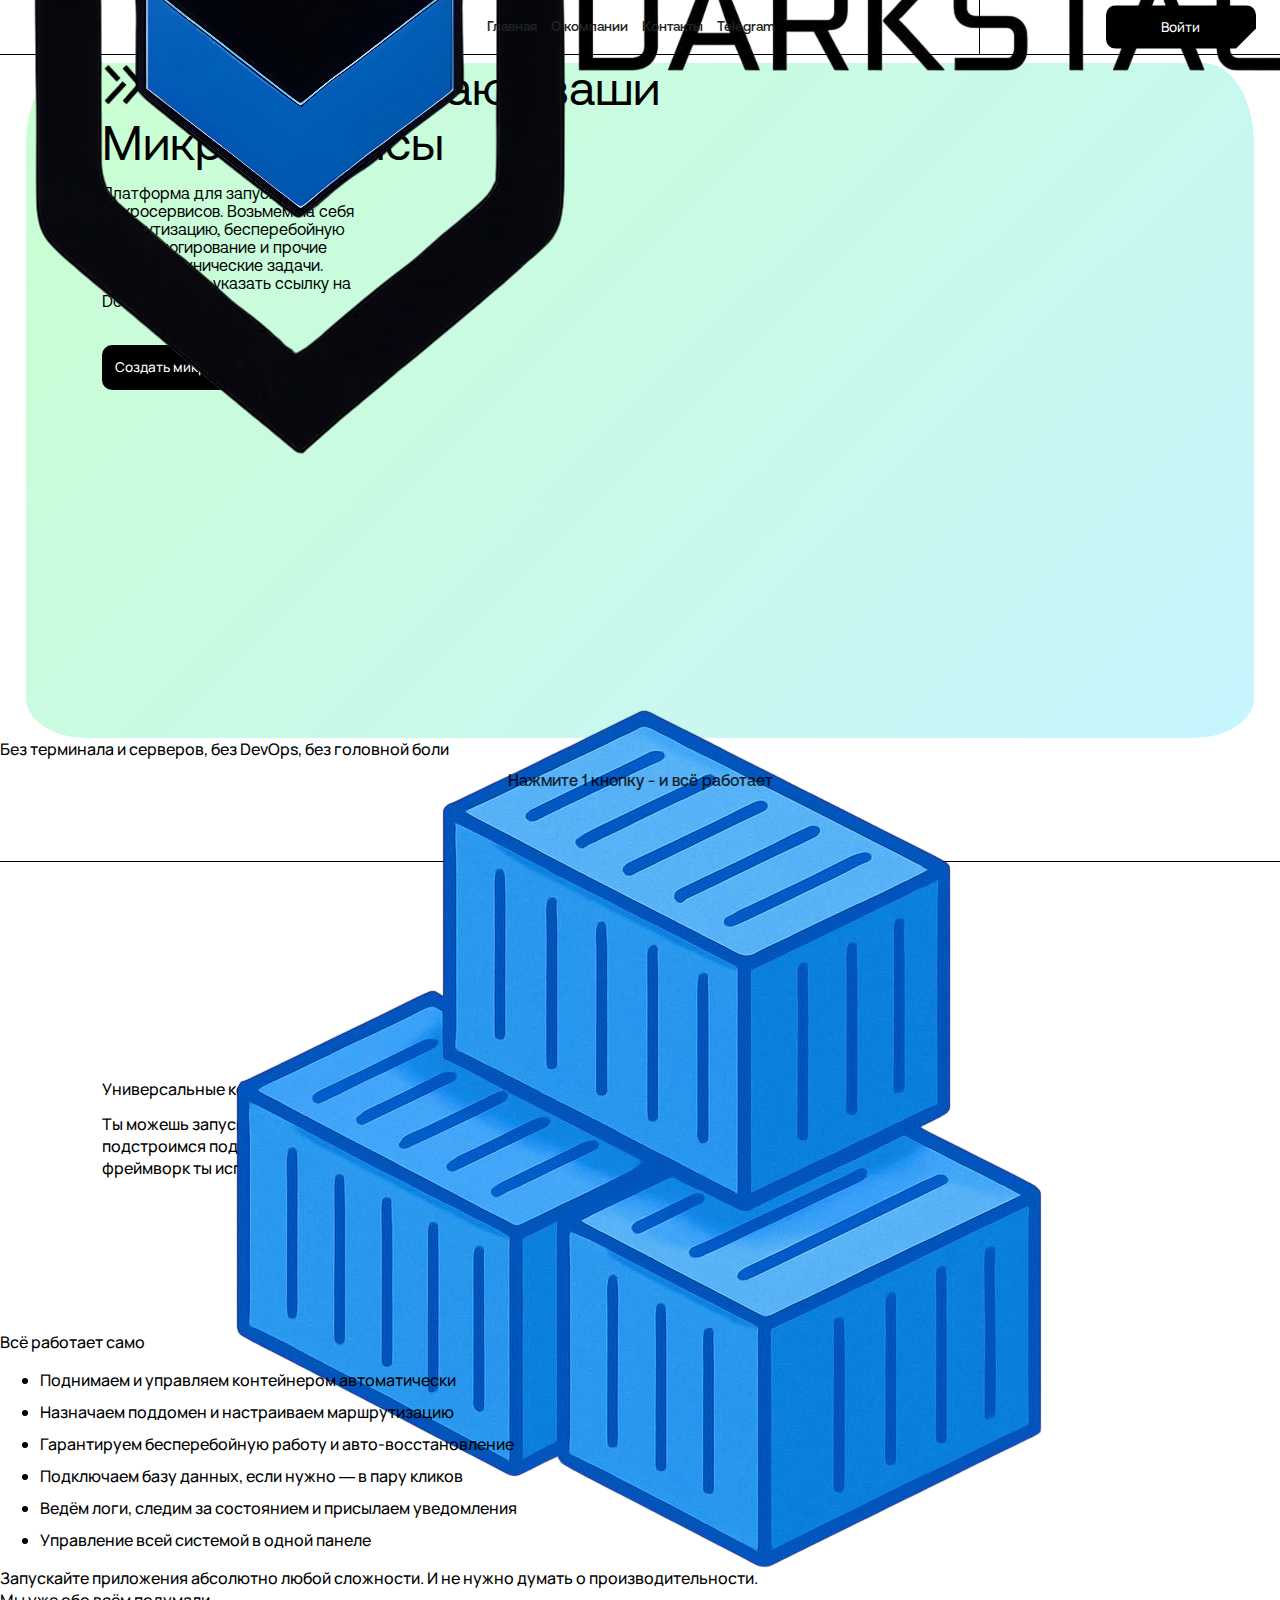
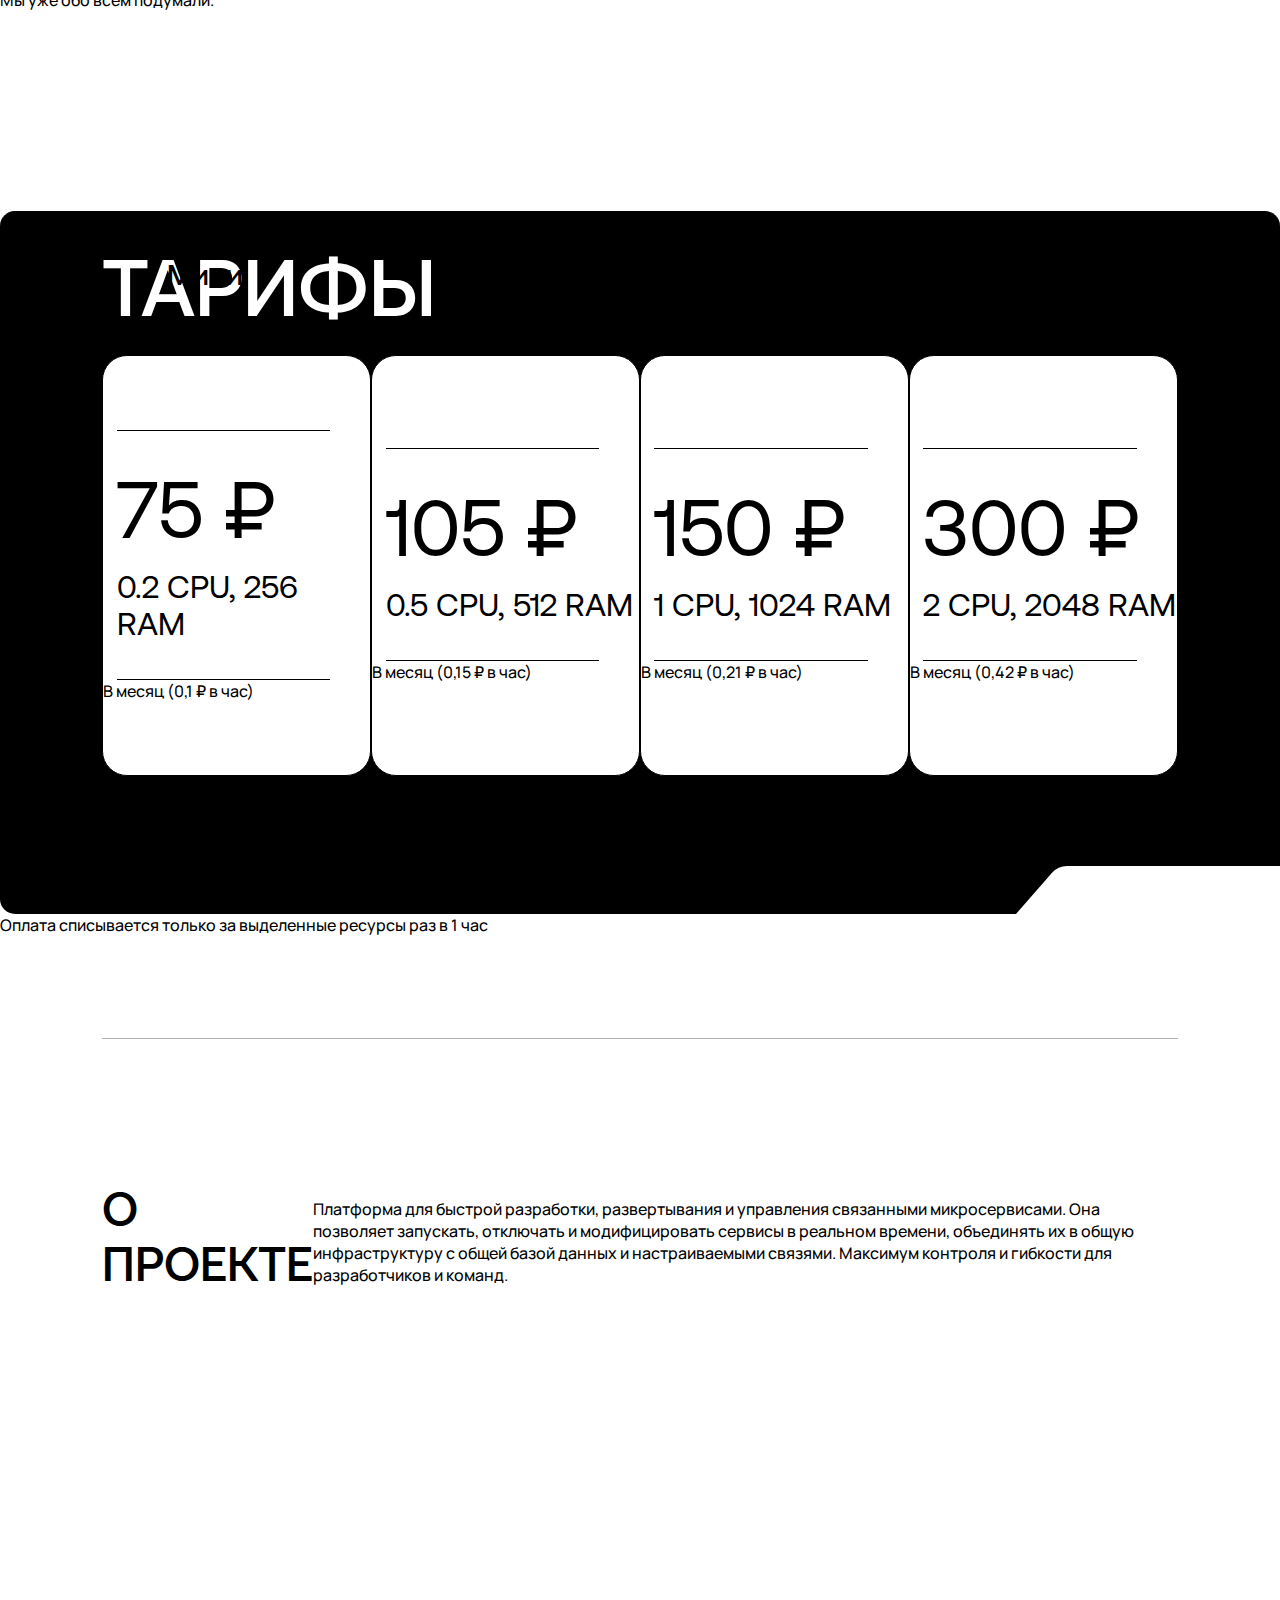
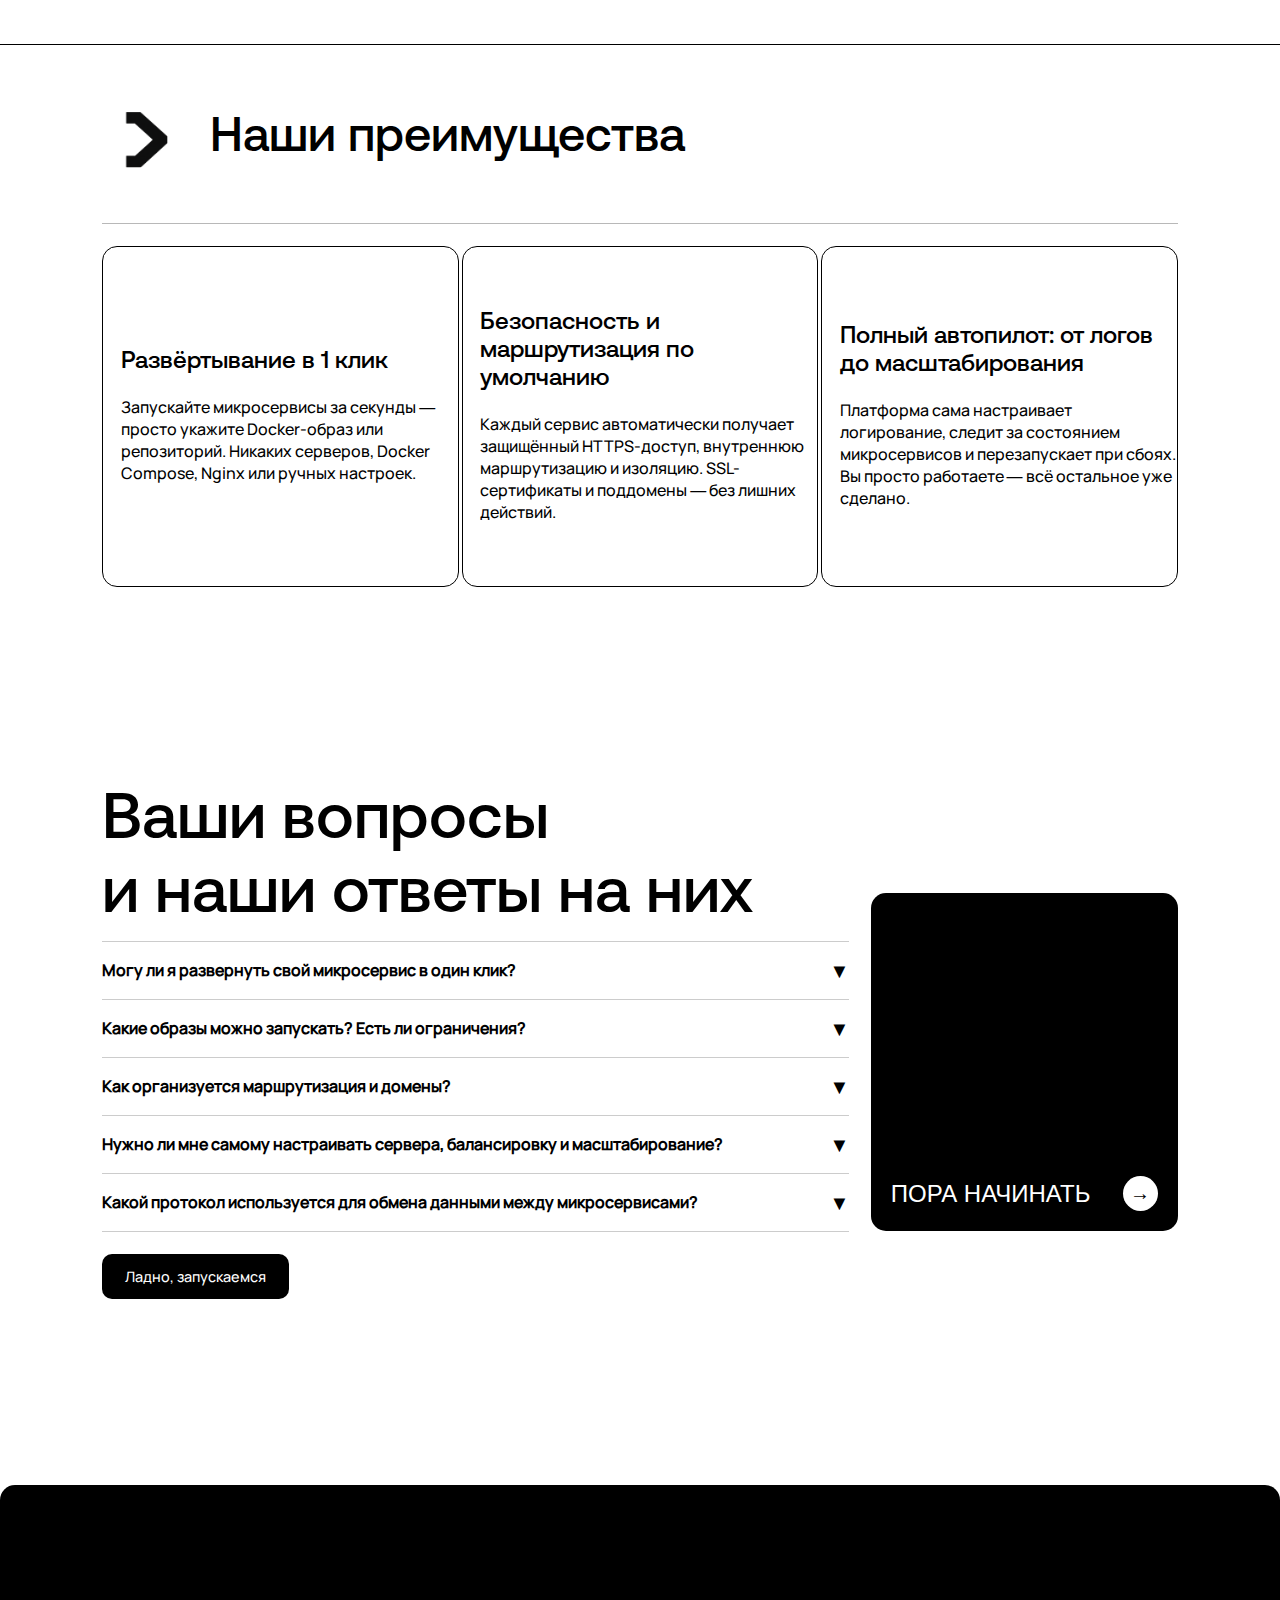
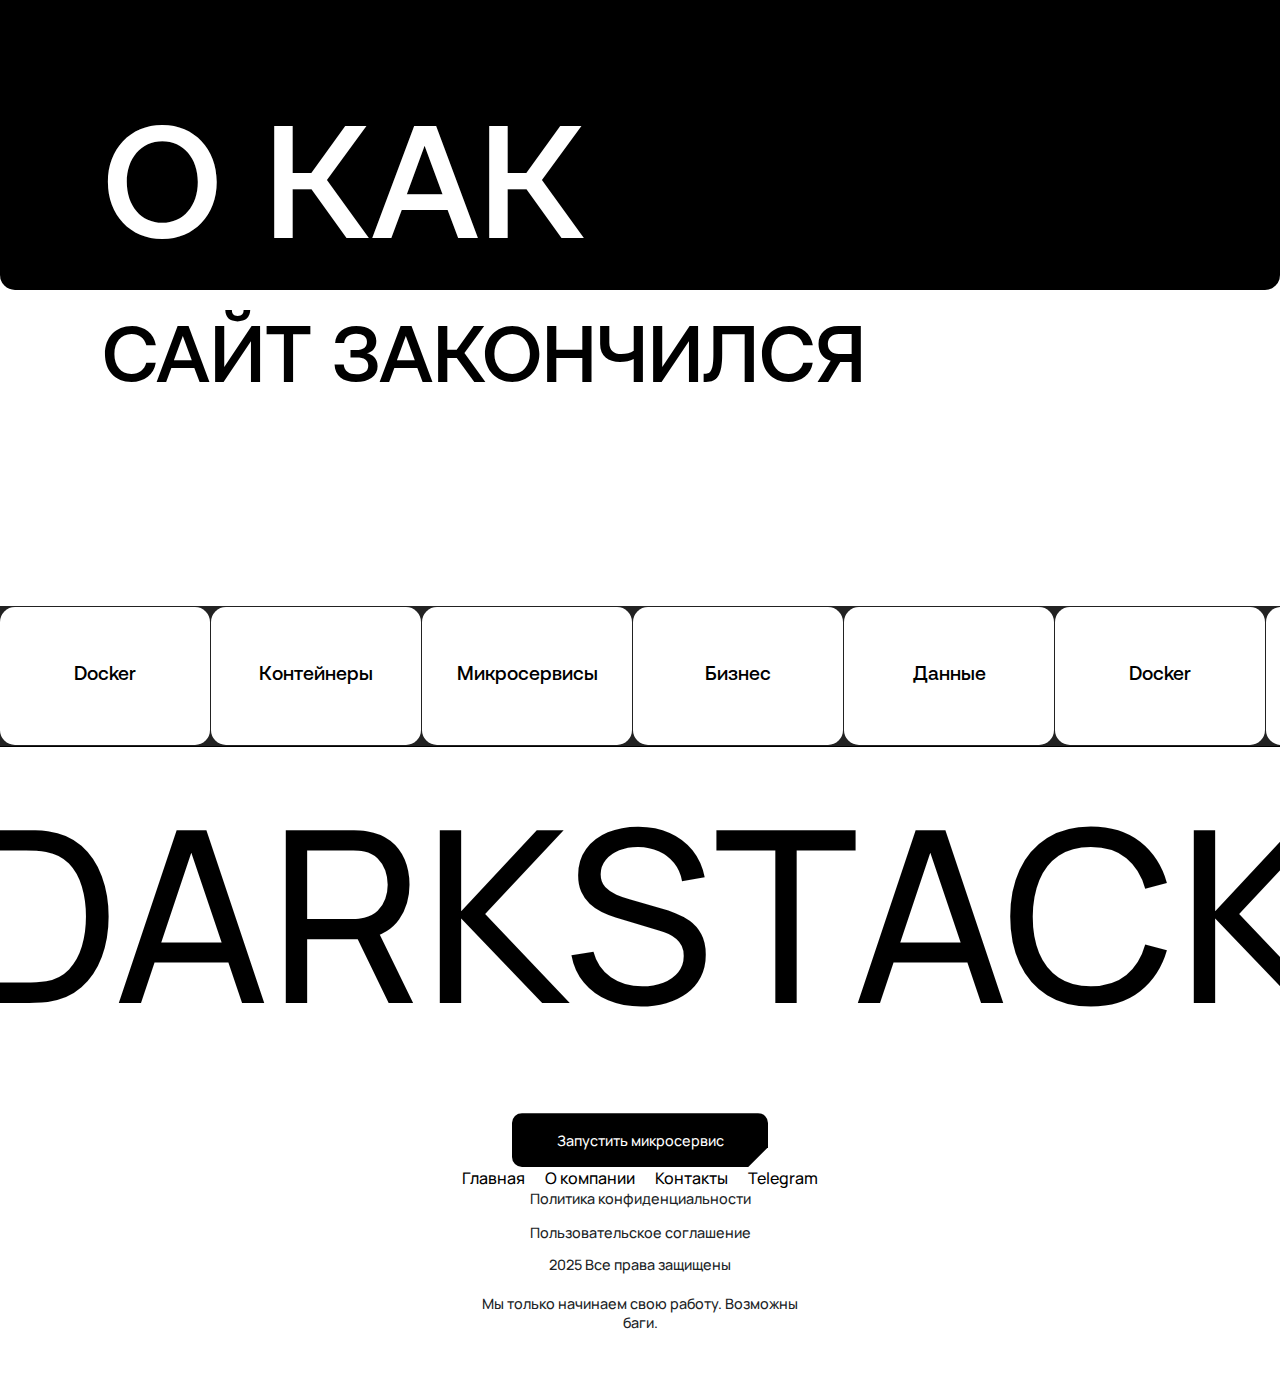
<file: static/index.html>
<!DOCTYPE html>
<html lang="en">
<head>
    <meta charset="UTF-8">
    <meta name="viewport" content="width=device-width, initial-scale=1.0">
    <title>Darkstack | Главная страница</title>
    <link rel="stylesheet" href="/static/css/styles.css">
    <link rel="shortcut icon" href="/static/images/favicon.ico">
    <link rel="stylesheet" href="css/styles.css">
</head>
<body>
    <header>
        <a class="logo" href="">
            <img src="/static/images/logo.png" alt="" class="logo-img">
            <img src="/static/images/logo-text.png" alt=""class="logo-img-text">
        </a>
        <div class="logo-panel">
              <div>Главная</div>
              <div>О компании</div>
              <div>Контакты</div>
              <div>Telegram</div>
        </div>
        <div class="button-logo-container">
            <a class="main-button-logo" href="/login">
              <span style="font-size: 0.85rem;">Войти</span>
            </a>
        </div>
    </header>

    <div class="main-container">
      <div class="curved-section">
        <div class="main-bussines slide-in">
            <div class="microservice-1">
              <img src="/static/images/d2.png" alt="" style="width: 4%;height: auto;margin-right: 1%;min-width: 20px;">
              Здесь работают ваши
            </div>
            <span class="microservice-text">Микросервисы</span>
        </div>
          <div class="microservice-add-text">
            <div class="main-for slide-in">Платформа для запуска микросервисов. Возьмем на себя маршутизацию, бесперебойную работу, логирование и прочие скучные технические задачи. Нужно просто указать ссылку на Docker образ.</div>

            <a href="/login" class="main-button slide-in">Создать микросервис</a>
          </div>
        </div>
        <!-- <div class="block-a"></div> -->
    </div>

    <div class="add-text-to-main" >Без терминала и серверов, без DevOps, без головной боли</div>
    <div style="display: flex;width: 100%;justify-content: center;margin-top: 1%;font-size: 1rem;font-family: AeonikMedium;opacity: 0.8;text-align: center;">Нажмите 1 кнопку - и всё работает</div>

    <div class="text-container">
        <div class="text-1">
            <span class="universal-service">Универсальные контейнеры</span>
            <span class="universal-service-text " style="margin-top: 3%;">Ты можешь запускать любые Docker-образы. Мы подстроимся под них — не важно, какой язык или фреймворк ты используешь.</span></div>
        <div class="text-2">
            <img src="/static/images/main-container.png" alt="" class="img-container">
        </div>
    </div>

    <script>
  window.addEventListener('DOMContentLoaded', () => {
    const elements = document.querySelectorAll('.slide-in');
    elements.forEach((el, i) => {
      setTimeout(() => {
        el.classList.add('visible');
      }, i * 200);
    });
  });
</script>

<div class="all-work-auto-container">
      <div class="all-work-auto-text">Всё работает само</div>
  <div class="all-work-auto-ul">
    <ul>
      <li style="margin-top: 10px;">Поднимаем и управляем контейнером автоматически</li>
      <li style="margin-top: 10px;">Назначаем поддомен и настраиваем маршрутизацию</li>
      <li style="margin-top: 10px;">Гарантируем бесперебойную работу и авто-восстановление</li>
      <li style="margin-top: 10px;">Подключаем базу данных, если нужно — в пару кликов</li>
      <li style="margin-top: 10px;">Ведём логи, следим за состоянием и присылаем уведомления</li>
      <li style="margin-top: 10px;">Управление всей системой в одной панеле</li>
    </ul>

  </div>
  
</div>

<div class="do-not-think">Запускайте приложения абсолютно любой сложности. И не нужно думать о производительности.</div>
<div class="do-not-think-mini">Мы уже обо всём подумали.</div>
   

<div class="status-container">
        <div class="status-text">ТАРИФЫ</div>
        <div class="status-data">
            <div class="status-a">
              <div style="display: flex;margin-left: 5%;font-size: 1.8rem;position: absolute;top: 7%;font-family: AeonikMedium">Мини</div>
              <div style="height: 1px;display: flex;width: 80%;margin-left: 5%;border-top: 1px solid #000;margin-bottom: 12%;"></div>
              <div class="a-text">75 ₽</span></div>
              <div class="a-description">0.2 CPU, 256 RAM</div>
              <div style="height: 1px;display: flex;width: 80%;margin-left: 5%;border-bottom: 1px solid #000;margin-top: 12%;"></div>
              <div class="month-hour-pay">В месяц (0,1 ₽ в час)</div>
            </div>
            <div class="status-a">
              <div style="display: flex;margin-left: 5%;font-size: 1.8rem;position: absolute;top: 7%;font-family: AeonikMedium">Стандартный</div>
              <div style="height: 1px;display: flex;width: 80%;margin-left: 5%;border-top: 1px solid #000;margin-bottom: 12%;"></div>
              <div class="a-text">105 ₽</div>
              <div class="a-description">0.5 CPU, 512 RAM</div>
              <div style="height: 1px;display: flex;width: 80%;margin-left: 5%;border-bottom: 1px solid #000;margin-top: 12%;"></div>
              <div class="month-hour-pay">В месяц (0,15 ₽ в час)</div>
            </div>
            <div class="status-a">
              <div style="display: flex;margin-left: 5%;font-size: 1.8rem;position: absolute;top: 7%;font-family: AeonikMedium">Мощный</div>
              <div style="height: 1px;display: flex;width: 80%;margin-left: 5%;border-top: 1px solid #000;margin-bottom: 12%;"></div>
              <div class="a-text">150 ₽</div>
              <div class="a-description">1 CPU, 1024 RAM</div>
              <div style="height: 1px;display: flex;width: 80%;margin-left: 5%;border-bottom: 1px solid #000;margin-top: 12%;"></div>
              <div class="month-hour-pay">В месяц (0,21 ₽ в час)</div>
            </div>
             <div class="status-a">
              <div style="display: flex;margin-left: 5%;font-size: 1.8rem;position: absolute;top: 7%;font-family: AeonikMedium">Премиум</div>
              <div style="height: 1px;display: flex;width: 80%;margin-left: 5%;border-top: 1px solid #000;margin-bottom: 12%;"></div>
              <div class="a-text">300 ₽</div>
              <div class="a-description">2 CPU, 2048 RAM</div>
              <div style="height: 1px;display: flex;width: 80%;margin-left: 5%;border-bottom: 1px solid #000;margin-top: 12%;"></div>
              <div class="month-hour-pay">В месяц (0,42 ₽ в час)</div>
            </div>
        </div>
        
        <div class="r">

        </div>
    </div>

    <div class="pay-by-hour">Оплата списывается только за выделенные ресурсы раз в 1 час</div>

    <div class="project-container">
      <div style="font-family: Aeonik;font-size: 3rem;font-family: AeonikMedium;">О ПРОЕКТЕ</div>
      <div class="project-text ">Платформа для быстрой разработки, развертывания и управления связанными микросервисами. Она позволяет запускать, отключать и модифицировать сервисы в реальном времени, объединять их в общую инфраструктуру с общей базой данных и настраиваемыми связями. Максимум контроля и гибкости для разработчиков и команд.</div>
    </div>

    <div class="pluses">
      <div class="text-p-container">
        <img src="/static/images/p-module.png" alt="" style="width: 10%;height: auto;">
        <div>Наши преимущества</div>
      </div>
      <div class="data-blocks-p">
        <div class="data-block-p">
          <!-- <div style="font-family: AeonikMedium;font-size: 1.5rem;margin-left: 5%;">🚀 Развёртывание в 1 клик</div> -->
          <div style="font-family: AeonikMedium;font-size: 1.5rem;margin-left: 5%;">Развёртывание в 1 клик</div>
          <div style="margin-left: 5%;">Запускайте микросервисы за секунды — просто укажите Docker-образ или репозиторий. Никаких серверов, Docker Compose, Nginx или ручных настроек.</div>
        </div>
        <div class="data-block-p">
           <!-- <div style="font-family: AeonikMedium;font-size: 1.5rem;margin-left: 5%;">🔒 Безопасность и маршрутизация по умолчанию</div> -->
           <div style="font-family: AeonikMedium;font-size: 1.5rem;margin-left: 5%;">Безопасность и маршрутизация по умолчанию</div>
          <div style="margin-left: 5%;">Каждый сервис автоматически получает защищённый HTTPS-доступ, внутреннюю маршрутизацию и изоляцию. SSL-сертификаты и поддомены — без лишних действий.</div>
        </div>
        <div class="data-block-p">
           <!-- <div style="font-family: AeonikMedium;font-size: 1.5rem;margin-left: 5%;">⚙️ Полный автопилот: от логов до масштабирования</div> -->
           <div style="font-family: AeonikMedium;font-size: 1.5rem;margin-left: 5%;">Полный автопилот: от логов до масштабирования</div>
          <div style="margin-left: 5%;">Платформа сама настраивает логирование, следит за состоянием микросервисов и перезапускает при сбоях. Вы просто работаете — всё остальное уже сделано.</div>
        </div>
      </div>
  </div>

    <div class="faq-container">
    <div class="faq">
    <div class="faq-text">Ваши вопросы<br>и наши ответы на них</div>
    <div class="faq-item" style="border-top: 1px solid #ccc;margin-top: 1%;">
      <div class="faq-question">
        Могу ли я развернуть свой микросервис в один клик?
        <span class="arrow">&#9660;</span>
      </div>
      <div class="faq-answer">
        Да! Вы просто указываете ссылку на репозиторий или Docker-образ — наша система сама разворачивает микросервис, настраивает маршрут, логирование, ресурсы и DNS. Всё происходит автоматически, без ручной настройки серверов.
      </div>
    </div>

    <div class="faq-item">
      <div class="faq-question">
        Какие образы можно запускать? Есть ли ограничения?
        <span class="arrow">&#9660;</span>
      </div>
      <div class="faq-answer">
       Вы можете запускать любой Docker-образ — на любом языке, с любыми зависимостями. Мы автоматически поднимаем контейнер, следим за его работой, логами и маршрутизацией.
      </div>
    </div>

    <div class="faq-item">
      <div class="faq-question">
        Как организуется маршрутизация и домены?
        <span class="arrow">&#9660;</span>
      </div>
      <div class="faq-answer">
        Каждый микросервис получает уникальный поддомен, маршруты настраиваются автоматически. Можно подключить свой домен. IPv4 и сложные настройки DNS — не требуются, всё работает "из коробки" через нашу DNS-инфраструктуру.
      </div>
    </div>

    <div class="faq-item">
      <div class="faq-question">
        Нужно ли мне самому настраивать сервера, балансировку и масштабирование?
        <span class="arrow">&#9660;</span>
      </div>
      <div class="faq-answer">
        Нет! Наша платформа полностью берёт на себя управление серверами, балансировку нагрузки и масштабирование микросервисов. Вы просто загружаете свой сервис — и он начинает работать.
      </div>
    </div>

    <div class="faq-item">
      <div class="faq-question">
        Какой протокол используется для обмена данными между микросервисами?
        <span class="arrow">&#9660;</span>
      </div>
      <div class="faq-answer">
        Все микросервисы внутри платформы свободно обмениваются данными по внутренней сети через любые нужные вам протоколы (HTTP, gRPC, WebSocket и т.д.).
        Доступ извне возможен только через HTTPS — с автоматической настройкой SSL.
      </div>
    </div>
    <a href="/login" class="main-button-faq">Ладно, запускаемся</a>
  </div>
  <div class="faq-image">
    <div style="display: flex;align-items: center;justify-content: space-between;width: 100%;">
    <span class="start-text">ПОРА НАЧИНАТЬ</span>
    <div class="circle-arrow">
      <span class="arrow">→</span>
    </div>
    </div>
  </div>
  </div>

     <script>
    document.querySelectorAll('.faq-question').forEach(question => {
      question.addEventListener('click', () => {
        const item = question.parentElement;

        if (item.classList.contains('active')) {
          item.classList.remove('active');
        } else {
          document.querySelectorAll('.faq-item').forEach(i => i.classList.remove('active'));
          item.classList.add('active');
        }
      });
    });
  </script>

  <div class="end-o-kak">
    О КАК
  </div>
  <div class="end-o-kak2">
    САЙТ ЗАКОНЧИЛСЯ

  </div>

<div class="marquee-container">
  <div class="marquee-track" id="marquee">
    <div class="block">Docker</div>
    <div class="block">Контейнеры</div>
    <div class="block">Микросервисы</div>
    <div class="block">Бизнес</div>
    <div class="block">Данные</div>
  </div>
</div>


<script>
  const marquee = document.getElementById('marquee');
  const originalBlocks = ['Docker', 'Контейнеры', 'Микросервисы', 'Бизнес', 'Данные'];

  // Заполнение бегущей строки
  function fillMarquee() {
    const containerWidth = window.innerWidth;
    const track = marquee;
    const block = track.children[0];
    const blockWidth = block.offsetWidth + 20; // включая margin
    const visibleCount = Math.ceil(containerWidth / blockWidth);

    // Очищаем, но сохраняем оригинальные блоки
    track.innerHTML = '';
    originalBlocks.forEach(text => {
      const div = document.createElement('div');
      div.className = 'block';
      div.textContent = text;
      track.appendChild(div);
    });

    // Дублируем блоки для бесшовной анимации
    while (track.children.length < visibleCount * 2) {
      originalBlocks.forEach(text => {
        const clone = document.createElement('div');
        clone.className = 'block';
        clone.textContent = text;
        track.appendChild(clone);
      });
    }

    // Устанавливаем длительность анимации
    const totalWidth = track.offsetWidth;
    const speed = 60; // пикселей в секунду
    const duration = totalWidth / speed;
    track.style.animationDuration = `${duration}s`;
  }

  // Инициализация при загрузке
  fillMarquee();

  // Обработка ресайза
  window.addEventListener('resize', () => {
    fillMarquee();
  });

  // Перезапуск при скролле, если элементы в зоне видимости
  window.addEventListener('scroll', () => {
    const rect = marquee.getBoundingClientRect();
    if (rect.top >= 0 && rect.bottom <= window.innerHeight) {
      fillMarquee(); // Пересчитываем только если marquee в зоне видимости
    }
  });
</script>

        <div class="end">
        <div class="end-text">DARKSTACK</div>
        <div class="end-button-container">
            <a href="/login" class="end-button">Запустить микросервис</a>
        </div>
        <div class="end-buttons-container" style="gap: 20px;">
            <!-- <div class="end-buttons2"> -->
                <div>Главная</div>
                <div>О компании</div>
                <div>Контакты</div>
                <div>Telegram</div>
            <!-- </div> -->
        </div>

        <div class="end-buttons-container" style="flex-direction: column;">

              <a style="font-size: 0.9rem;cursor: pointer;color: #202325;" href="/data_policy">Политика конфиденциальности</a>
              <a style="font-size: 0.9rem;margin-top: 15px;cursor: pointer;color: #202325;" href="/user_agreement">Пользовательское соглашение</a>

            <div class="end-buttons3">
                2025 Все права защищены
            </div>
            <div class="end-buttons3" style="text-align: center;margin-top: 0;">
              Мы только начинаем свою работу. Возможны баги.
          </div>
        </div>
    </div>

<!-- 
    <script>
  let scrollTarget = 0;
  let currentScroll = 0;
  let isScrolling = false;

  window.addEventListener('wheel', (e) => {
    scrollTarget += e.deltaY;
    scrollTarget = Math.max(0, Math.min(scrollTarget, document.body.scrollHeight - window.innerHeight));

    if (!isScrolling) requestAnimationFrame(smoothScroll);
    isScrolling = true;

    e.preventDefault();
  }, { passive: false });

  function smoothScroll() {
    currentScroll += (scrollTarget - currentScroll) * 0.1;

    window.scrollTo(0, currentScroll);

    if (Math.abs(scrollTarget - currentScroll) > 0.5) {
      requestAnimationFrame(smoothScroll);
    } else {
      isScrolling = false;
    }
  }
</script> -->
</body>
</html>

<!-- Timefui.com .cloud  -->
 <!-- Darkserive.cloud darkservice.com -->
  <!-- darkstack.tech .com .ru -->
</file>
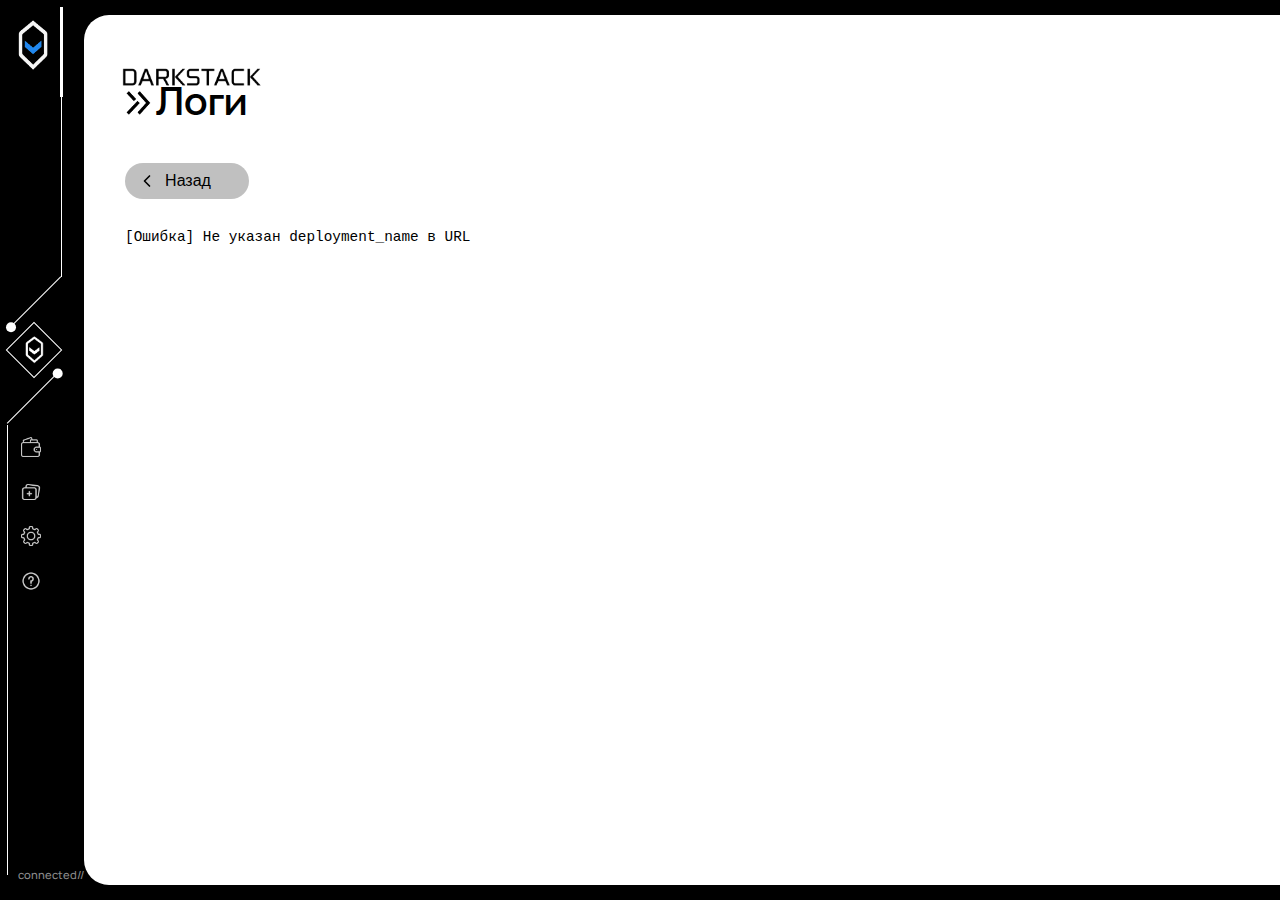
<file: static/dashboard_logs.html>
<!DOCTYPE html>
<html lang="en">
<head>
    <meta charset="UTF-8">
    <meta name="viewport" content="width=device-width, initial-scale=1.0">
    <title>Панель управления Darkstack</title>
    <link rel="stylesheet" href="/static/css/styles.css">
    <link rel="shortcut icon" href="/static/images/favicon.ico">
    <link rel="stylesheet" href="css/styles.css">
</head>
<body>
    <style>
        
.container {
  max-width: 440px;
  width: 100%;
  height: 600px; /* Фиксированная высота */
  overflow: hidden; /* Скрываем всё, что выходит за рамки */
  border: 1px solid #000;
  padding: 3% 2%;
  border-radius: 25px;
  box-sizing: border-box;
}

.form-section {
  height: 100%;
  overflow-y: auto; /* Прокрутка, если контента больше */
}

.balance123 {
  display: flex;
  align-items: center;
  margin-bottom: 1rem;
  font-family: AeonikMedium;
}

.balance-text {
    font-size: 2rem;
}

.balance .icon {
  font-size: 2rem;
  margin-right: 0.5rem;
}

.menu {
  display: flex;
  gap: 2rem;
  flex-wrap: wrap;
  margin-bottom: 1.5rem;
}

.menu a {
  color: #2e2e2e;
  text-decoration: none;
  font-size: 0.95rem;
}

.menu a.active {
  color: #000000;
  font-weight: bold;
  border-bottom: 2px solid #000000;
}

.form {
  background-color: #ffffff;

  border-radius: 10px;
}

label {
  display: block;
  margin-top: 1rem;
  margin-bottom: 0.3rem;
}

select,
input[type="number"] {
  width: 100%;
  padding: 0.5rem;
  border: none;
  border-radius: 5px;
  background-color: #ffffff;
  color: rgb(0, 0, 0);
  font-size: 1rem;
  border: 1px solid #000;
}

.checkbox-block {
  margin-top: 1rem;
}

.checkbox-block input[type="checkbox"] {
  margin-right: 0.5rem;
}

.checkbox-block a {
  color: #ffffff;
  text-decoration: underline;
}

.pay-button {
  margin-top: 2.5rem;
  width: 100%;
  background-color: #000000;
  padding: 0.8rem;
  border: none;
  border-radius: 8px;
  font-size: 1rem;
  cursor: pointer;
  transition: background-color 0.3s;
  color: #ffffff;
}

.pay-button:hover {
  background-color: #0e0f0f;
}



        .back-button {
            /* position: absolute; */
            top: 20px;
            left: 20px;
            width: 100px;
            display: flex;
            align-items: center;
            background: #c0c0c0;
            border-radius: 20px;
            text-decoration: none;
            color: #000000;
            padding: 8px 12px;
            transition: background 0.3s;
        }

        .back-button:hover {
            background: #e0e0e0;
        }

        .back-button svg {
            width: 20px;
            height: 20px;
            margin-right: 8px;
        }

        .back-button span {
            font-size: 16px;
            font-family: Arial, sans-serif;
        }
    </style>

    <div class="main-dashboard">
        <div class="nav">
             <div style="display: flex;margin-top: 10%;width: 54px;height: 10%;border-right: 3px solid #ffffff;">
                <img src="/static/images/logo-white.png" alt="" style="width: 30px;height: 50px;margin-left: 23%;margin-top: 25%;">
             </div>
             <div style="display: flex;width: 54px;height: 20%;border-right: 1px solid #ffffff;"></div>
             <div class="square">
                <div class="diagonal"></div>
            </div>
           <div class="icon diamond active">
                <a href="/dashboard" class="tooltip" style="display: flex;cursor: pointer;padding: 10px;margin-left: 0;margin-top: 0;">
                    <img src="/static/images/logo-white.png" alt="">
                </a>
            </div>
            <div class="square">
                <div class="diagonal2"></div>
            </div>
            <div style="display: flex;;width: 54px;height: 50%;border-left: 1px solid #ffffff;margin-top: 2px;">
                <div>
                    <a href="/dashboard/finance" style="display: flex;margin-left: 8%;" class="tooltip">
                        <img src="/static/images/wallet.png" alt="" class="custom-img">
                        <span class="tooltip-text">Финансы</span>
                    </a>
                    <a href="/dashboard/newservice" style="display: flex;margin-left: 8%;margin-top: 12%;" class="tooltip">
                        <img src="/static/images/image.png" alt="" class="custom-img">
                        <span class="tooltip-text">Создать</span>
                    </a>
                    <a href="/dashboard/settings" style="display: flex;margin-top: 12%;margin-left: 8%;" class="tooltip">
                        <img src="/static/images/settings2.png" alt="" class="custom-img">
                        <span class="tooltip-text">Настройки</span>
                    </a>
                    <a href="" style="display: flex;margin-top: 12%;margin-left: 8%;" class="tooltip">
                        <img src="/static/images/help.png" alt="" class="custom-img">
                        <span class="tooltip-text">Помощь</span>
                    </a>
                </div>
                <div style="position: absolute;color: #8d8d8d;bottom: 2%;font-size: 0.7rem;margin-left: 10px;">connected//</div>
            </div>
        </div>
        <div class="main-panel">
            <img src="/static/images/logo-text.png" alt="" style="width: 140px;height: auto;position: absolute;top: -1%;margin-left: 3%">
        <div class="top-view" style="height: 18%;">
            <div style="display: flex;height: 100%;">
                <div class="top-view-main-text">
                    <img src="/static/images/d2.png" alt="" style="width: 5%;height: auto;margin-right: 1%;">
                    <span style="margin-top: 5px;" id="log-name">Логи</span>
                </div>
            </div>
            <a href="/" class="back-button">
                <svg xmlns="http://www.w3.org/2000/svg" viewBox="0 0 24 24" fill="none" stroke="currentColor" stroke-width="2" stroke-linecap="round" stroke-linejoin="round">
                    <path d="M15 18l-6-6 6-6"/>
                </svg>
                <span>Назад</span>
            </a>
        </div>
        <div class="top-view-module" style="height:70%;margin-left: 3%;margin-top: 2%;">
          <div id="log-container" style="width: 100%; height: 100%; overflow-y: auto; font-family: monospace; font-size: 0.9rem; white-space: pre-wrap; line-height: 1.4;"></div>
        </div>
      </div>
    </div>
    
    <script>
    const logContainer = document.getElementById('log-container');
    const logName = document.getElementById('log-name');
    
    //   Получение deployment_name из URL
    function getDeploymentName() {
        const params = new URLSearchParams(window.location.search);
        return params.get('deployment_name');
    }

    async function loadLogs() {
        const deploymentName = getDeploymentName();
        if (!deploymentName) {
            logContainer.innerText = '[Ошибка] Не указан deployment_name в URL';
            return;
        }

        logName.textContent = "Логи " + deploymentName;

        try {
            const response = await fetch(`/api/get/logs?deployment_name=${encodeURIComponent(deploymentName)}`);
            if (!response.ok) throw new Error(`Ошибка: ${response.status}`);

            const data = await response.json();

            if (data?.logs && Array.isArray(data.logs)) {
                logContainer.innerText = data.logs.join('\n');
            } else {
                logContainer.innerText = '[Ошибка] Некорректный формат: отсутствует logs';
            }
        } catch (error) {
            logContainer.innerText = `[Ошибка] ${error.message}`;
        }
    }

    loadLogs();
</script>
    <script src="/static/js/notification.js"></script>
</body>
</html>
</file>
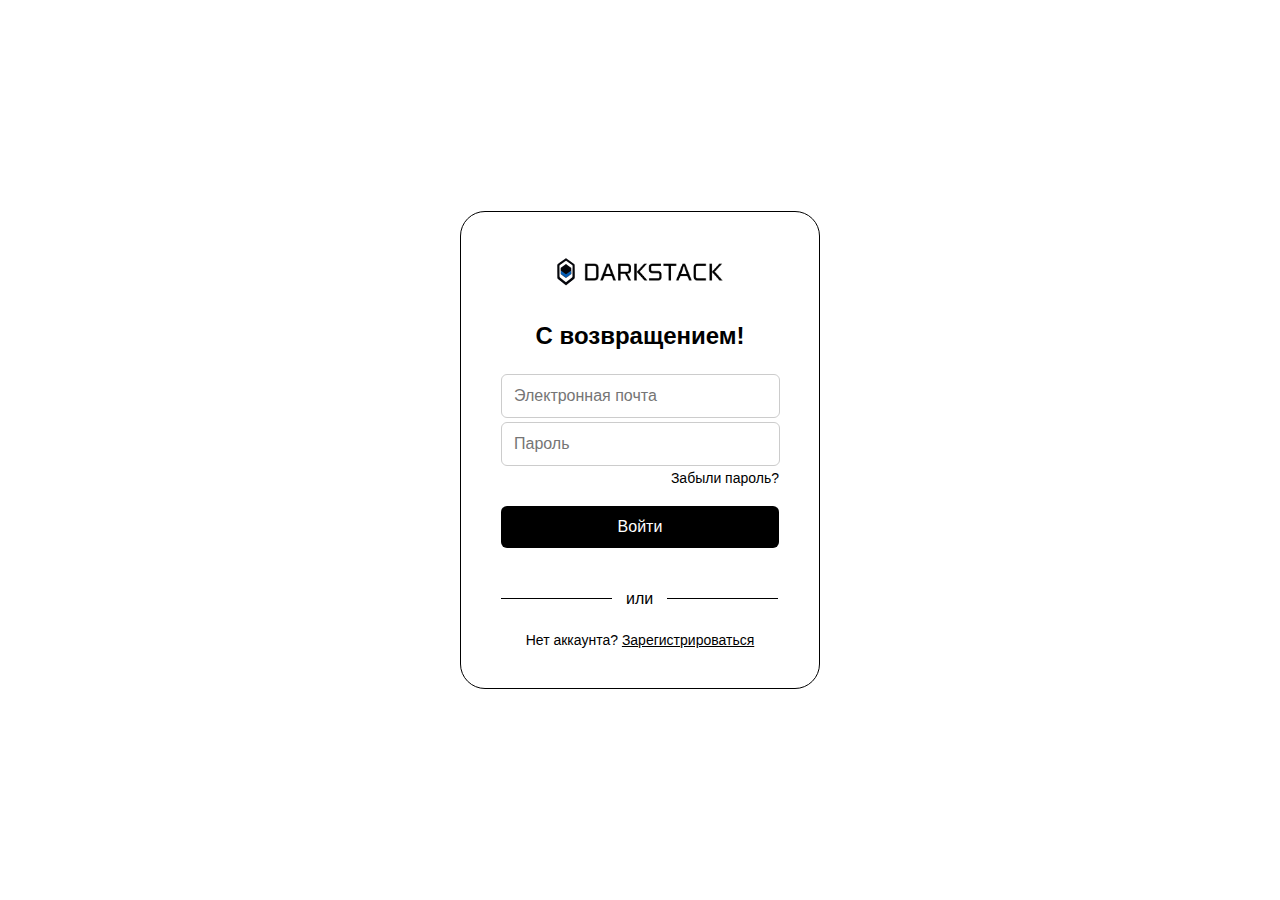
<file: static/login.html>
<!DOCTYPE html>
<html lang="ru">
<head>
  <meta charset="UTF-8">
  <title>Авторизация</title>
  <link rel="shortcut icon" href="/static/images/favicon.ico">
  <style>
    body {
      background-color: #ffffff;
      color: #000000;
      font-family: Arial, sans-serif;
      display: flex;
      align-items: center;
      justify-content: center;
      height: 100vh;
      margin: 0;
    }

    .container {
      width: 100%;
      max-width: 360px;
      padding: 40px;
      box-sizing: border-box;
      text-align: center;
      border: 1px solid #000;
      border-radius: 25px;
    }

    h2 {
      margin-bottom: 24px;
    }

    input[type="email"],
    input[type="password"] {
      width: 91%;
      padding: 12px;
      margin-bottom: 4px;
      border: 1px solid #ccc;
      border-radius: 6px;
      font-size: 16px;
    }

    .input-error {
      border-color: red;
    }

    .error-message {
      color: red;
      font-size: 13px;
      margin-bottom: 12px;
      text-align: left;
    }

    .global-error {
      color: red;
      margin-bottom: 16px;
      font-size: 14px;
    }

    .forgot {
      text-align: right;
      margin-bottom: 20px;
      font-size: 14px;
    }

    .forgot a {
      color: black;
      text-decoration: none;
    }

    button {
      width: 100%;
      padding: 12px;
      background-color: #000;
      color: #fff;
      border: none;
      border-radius: 6px;
      font-size: 16px;
      cursor: pointer;
    }

    .register {
      margin-top: 24px;
      font-size: 14px;
    }

    .register a {
      color: black;
      text-decoration: underline;
    }

    .logo {
      margin-bottom: 24px;
      font-weight: bold;
      font-size: 24px;
    }
  </style>
</head>
<body>
  <div class="container">
    <div style="display: flex; align-items: center; gap: 8px;justify-content: center;margin-bottom: 30px;">
      <img src="/static/images/logo.png" alt="" style="width: 20px; height: 40px; object-fit: contain;">
      <img src="/static/images/logo-text2.png" alt="" style="width: 140px; height: 40px; object-fit: contain;">
    </div>
    <h2>С возвращением!</h2>
    
    <form id="loginForm" method="post" novalidate>
      <div class="global-error" id="globalError" style="display: none;">Неверный логин или пароль</div>

      <input type="email" id="email" placeholder="Электронная почта">
      <div class="error-message" id="emailError" style="display: none;">Это поле обязательно</div>

      <input type="password" id="password" placeholder="Пароль">
      <div class="error-message" id="passwordError" style="display: none;">Это поле обязательно</div>

      <div class="forgot"><a href="/reset">Забыли пароль?</a></div>
      <button type="submit">Войти</button>
    </form>

    <div style="width: 100%;margin-top: 15%;display: flex;align-items: center;">
        <div style="width: 40%;border-top: 1px solid #000;"></div>
        <div style="margin-left: 5%;margin-right: 5%;">или</div>
        <div style="width: 40%;border-top: 1px solid #000;"></div>
    </div>

    <div class="register">
      Нет аккаунта? <a href="/register">Зарегистрироваться</a>
    </div>
  </div>

<script>
  const form = document.querySelector('form');
  const emailInput = document.querySelector('input[type="email"]');
  const passwordInput = document.querySelector('input[type="password"]');

  form.addEventListener('submit', async (e) => {
    e.preventDefault();

    // Очистка предыдущих ошибок
    emailInput.style.borderColor = '';
    passwordInput.style.borderColor = '';
    document.querySelectorAll('.error').forEach(el => el.remove());

    let hasError = false;

    // Валидация
    if (!emailInput.value.trim()) {
      showError(emailInput, 'Введите почту');
      hasError = true;
    }

    if (!passwordInput.value.trim()) {
      showError(passwordInput, 'Введите пароль');
      hasError = true;
    }

    if (hasError) return;

    try {
      const response = await fetch('/api/login', {
        method: 'POST',
        headers: {
          'Content-Type': 'application/json'
        },
        credentials: 'include', // ⬅️ важно для куки
        body: JSON.stringify({
          email: emailInput.value.trim(),
          password: passwordInput.value.trim()
        })
      });

      const data = await response.json();

      if (data.status === "ok") {
        window.location.href = '/dashboard'; // ⬅️ редирект при успехе
      } else {
        showFormMessage(data.message || 'Ошибка авторизации');
      }
    } catch (err) {
      showFormMessage('Ошибка сервера. Повторите позже.');
      console.error(err);
    }
  });

  function showError(input, message) {
    input.style.borderColor = 'red';
    const error = document.createElement('div');
    error.className = 'error';
    error.style.color = 'red';
    error.style.fontSize = '12px';
    error.style.textAlign = 'left';
    error.style.marginBottom = '8px';
    error.textContent = message;
    input.insertAdjacentElement('afterend', error);
  }

  function showFormMessage(message) {
    const msg = document.createElement('div');
    msg.className = 'error';
    msg.style.color = 'red';
    msg.style.marginTop = '16px';
    msg.textContent = message;
    form.appendChild(msg);
  }
</script>

</body>
</html>
</file>
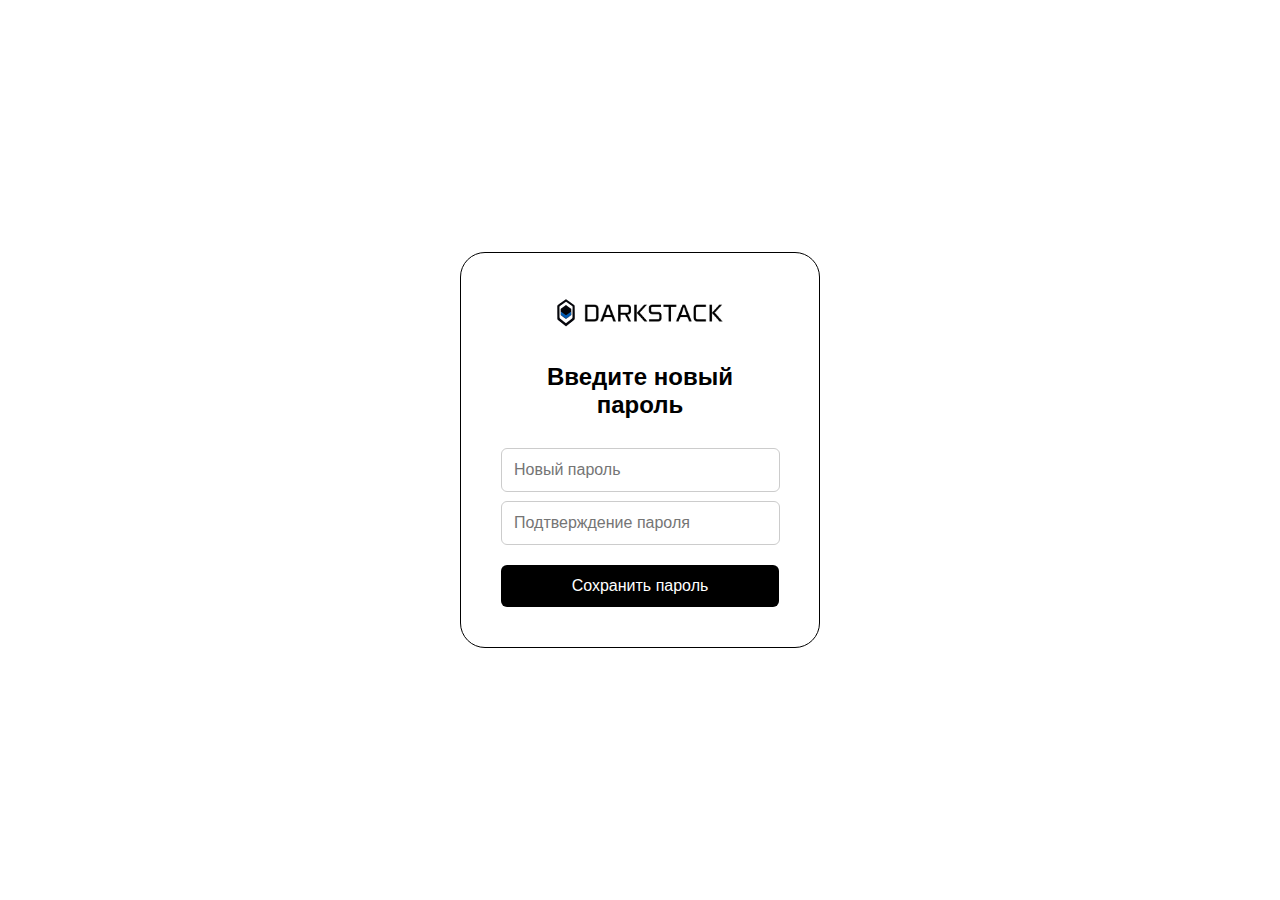
<file: static/new_password.html>
<!DOCTYPE html>
<html lang="ru">
<head>
  <meta charset="UTF-8">
  <title>Авторизация</title>
  <link rel="shortcut icon" href="/static/images/favicon.ico">
  <style>
    body {
      background-color: #ffffff;
      color: #000000;
      font-family: Arial, sans-serif;
      display: flex;
      align-items: center;
      justify-content: center;
      height: 100vh;
      margin: 0;
    }

    .container {
      width: 100%;
      max-width: 360px;
      padding: 40px;
      box-sizing: border-box;
      text-align: center;
      border: 1px solid #000;
      border-radius: 25px;
    }

    h2 {
      margin-bottom: 24px;
    }

    input[type="email"],
    input[type="password"] {
      width: 91%;
      padding: 12px;
      margin-bottom: 4px;
      border: 1px solid #ccc;
      border-radius: 6px;
      font-size: 16px;
      margin-top: 5px;
    }

    .input-error {
      border-color: red;
    }

    .error-message {
      color: red;
      font-size: 13px;
      margin-bottom: 12px;
      text-align: left;
    }

    .global-error {
      color: red;
      margin-bottom: 16px;
      font-size: 14px;
    }

    .forgot {
      text-align: right;
      margin-bottom: 20px;
      font-size: 14px;
    }

    .forgot a {
      color: black;
      text-decoration: none;
    }

    button {
      width: 100%;
      padding: 12px;
      background-color: #000;
      color: #fff;
      border: none;
      border-radius: 6px;
      font-size: 16px;
      cursor: pointer;
      margin-top: 16px;
    }

    .register {
      margin-top: 24px;
      font-size: 14px;
    }

    .register a {
      color: black;
      text-decoration: underline;
    }

    .logo {
      margin-bottom: 24px;
      font-weight: bold;
      font-size: 24px;
    }
  </style>
</head>
<body>
  <div class="container">
    <div style="display: flex; align-items: center; gap: 8px;justify-content: center;margin-bottom: 30px;">
      <img src="/static/images/logo.png" alt="" style="width: 20px; height: 40px; object-fit: contain;">
      <img src="/static/images/logo-text2.png" alt="" style="width: 140px; height: 40px; object-fit: contain;">
    </div>

    <h2>Введите новый пароль</h2>
    
    <form id="reset-password-form" method="post" action="/api/reset-password" novalidate>
      <input type="hidden" name="email" id="email">
      <input type="hidden" name="code" id="code">


      <input type="password" name="new_password" id="new_password" placeholder="Новый пароль">
      <div id="password-error" class="error-message" style="display: none;"></div>


      <input type="password" id="confirm_password" placeholder="Подтверждение пароля">
      <div id="confirm-error" class="error-message" style="display: none;"></div>

      <button type="submit">Сохранить пароль</button>
    </form>
  </div>
  <script src="/static/js/notification.js"></script>
 <script>
    const form = document.getElementById("reset-password-form");
    const emailInput = document.getElementById("email");
    const codeInput = document.getElementById("code");
    const passwordInput = document.getElementById("new_password");
    const confirmInput = document.getElementById("confirm_password");

    const passwordError = document.getElementById("password-error");
    const confirmError = document.getElementById("confirm-error");

    // Подставляем email и code из URL
    const params = new URLSearchParams(window.location.search);
    emailInput.value = params.get("email");
    codeInput.value = params.get("code");

    function clearErrors() {
      [passwordInput, confirmInput].forEach(input => input.classList.remove("input-error"));
      [passwordError, confirmError].forEach(div => {
        div.textContent = "";
        div.style.display = "none";
      });
    }

    function showFieldError(input, message, errorDiv) {
      input.classList.add("input-error");
      errorDiv.textContent = message;
      errorDiv.style.display = "block";
    }

    form.addEventListener("submit", async (event) => {
      event.preventDefault();
      clearErrors();

      const password = passwordInput.value.trim();
      const confirm = confirmInput.value.trim();
      let hasError = false;

      if (password.length < 6) {
        showFieldError(passwordInput, "Пароль должен быть не менее 6 символов.", passwordError);
        hasError = true;
      }

      if (password !== confirm) {
        showFieldError(confirmInput, "Пароли не совпадают.", confirmError);
        hasError = true;
      }

      if (hasError) return;

      try {
        const formData = new FormData(form);
        const response = await fetch(form.action, {
          method: "POST",
          body: formData
        });

        const result = await response.json();

        if (response.ok && result.status === "ok") {
          showNotification("Пароль успешно обновлён.");
          await new Promise(resolve => setTimeout(resolve, 1000));
          window.location.href = "/login";
        } else {
          showFieldError(passwordInput, result.message || "Ошибка. Попробуйте позже.", passwordError);
        }
      } catch (err) {
        console.error("Ошибка при отправке формы:", err);
        showFieldError(passwordInput, "Ошибка соединения с сервером.", passwordError);
      }
    });
  </script>
</body>
</html>
</file>
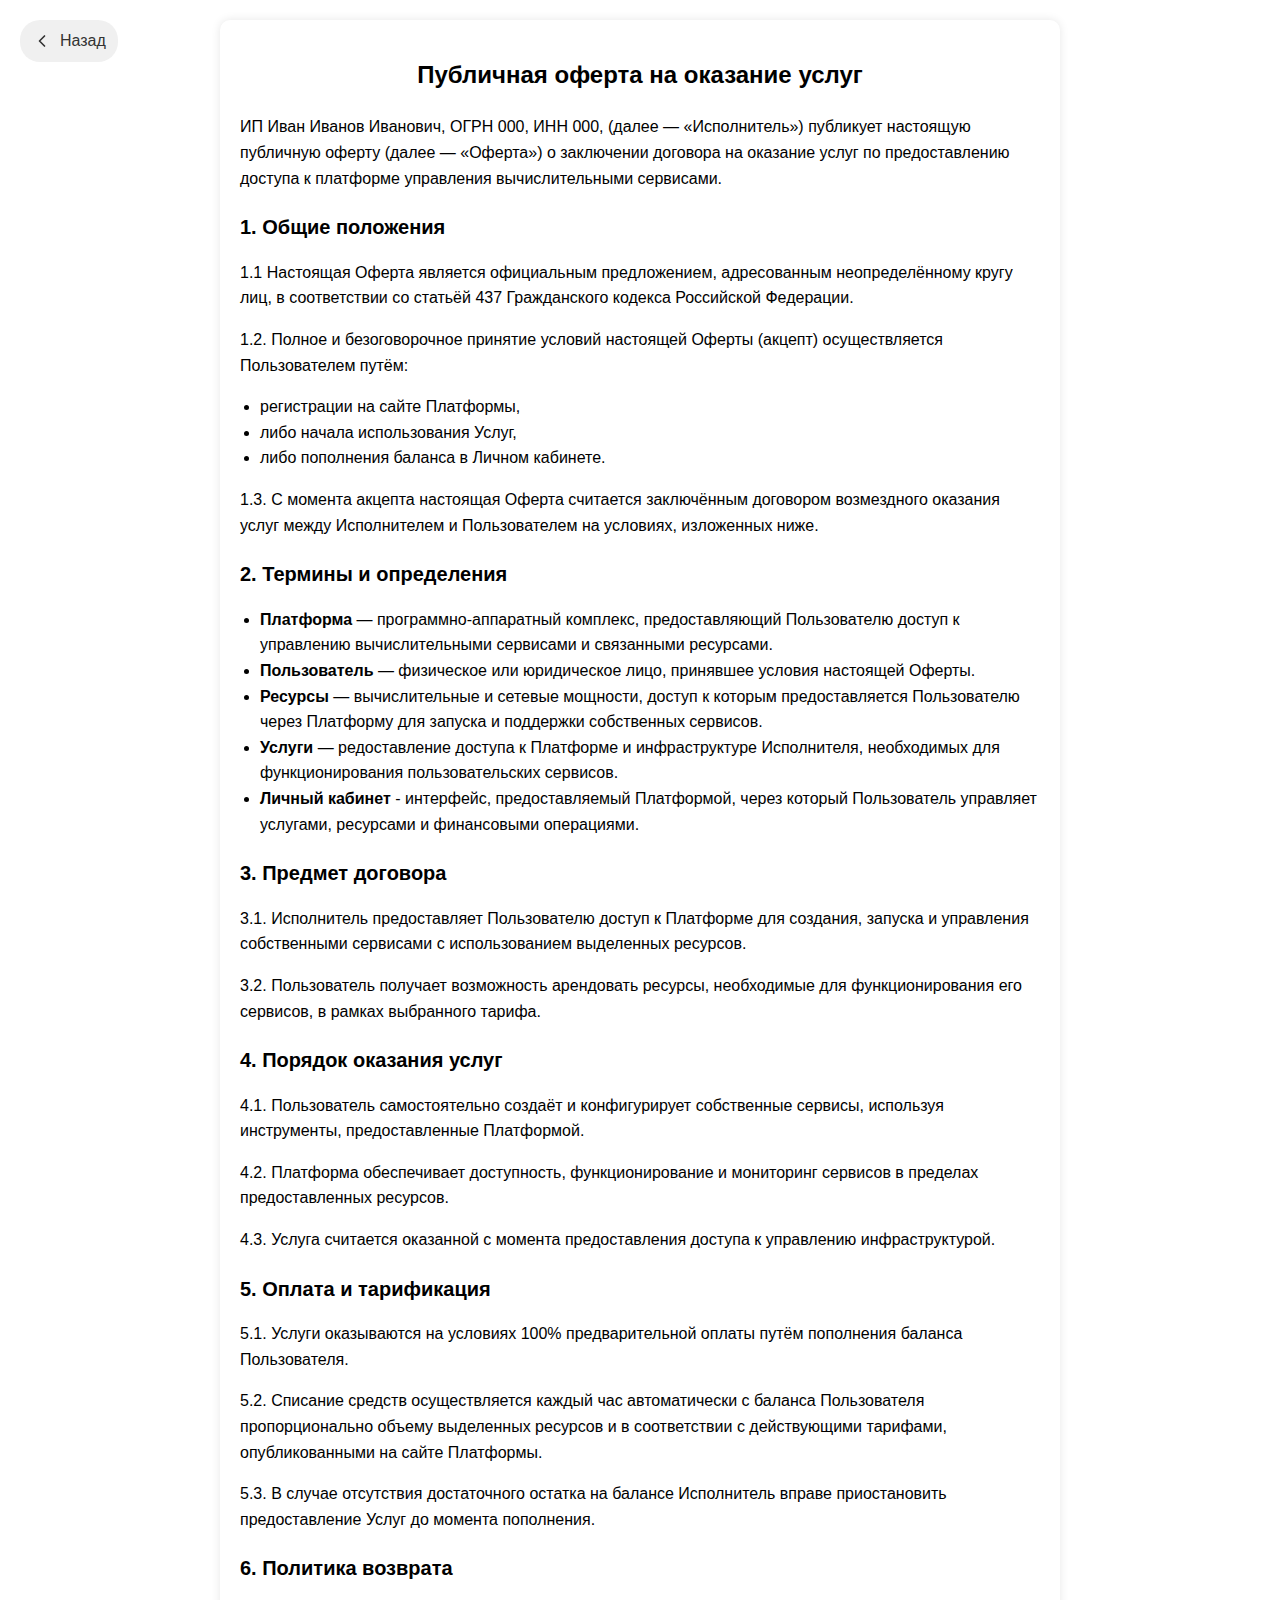
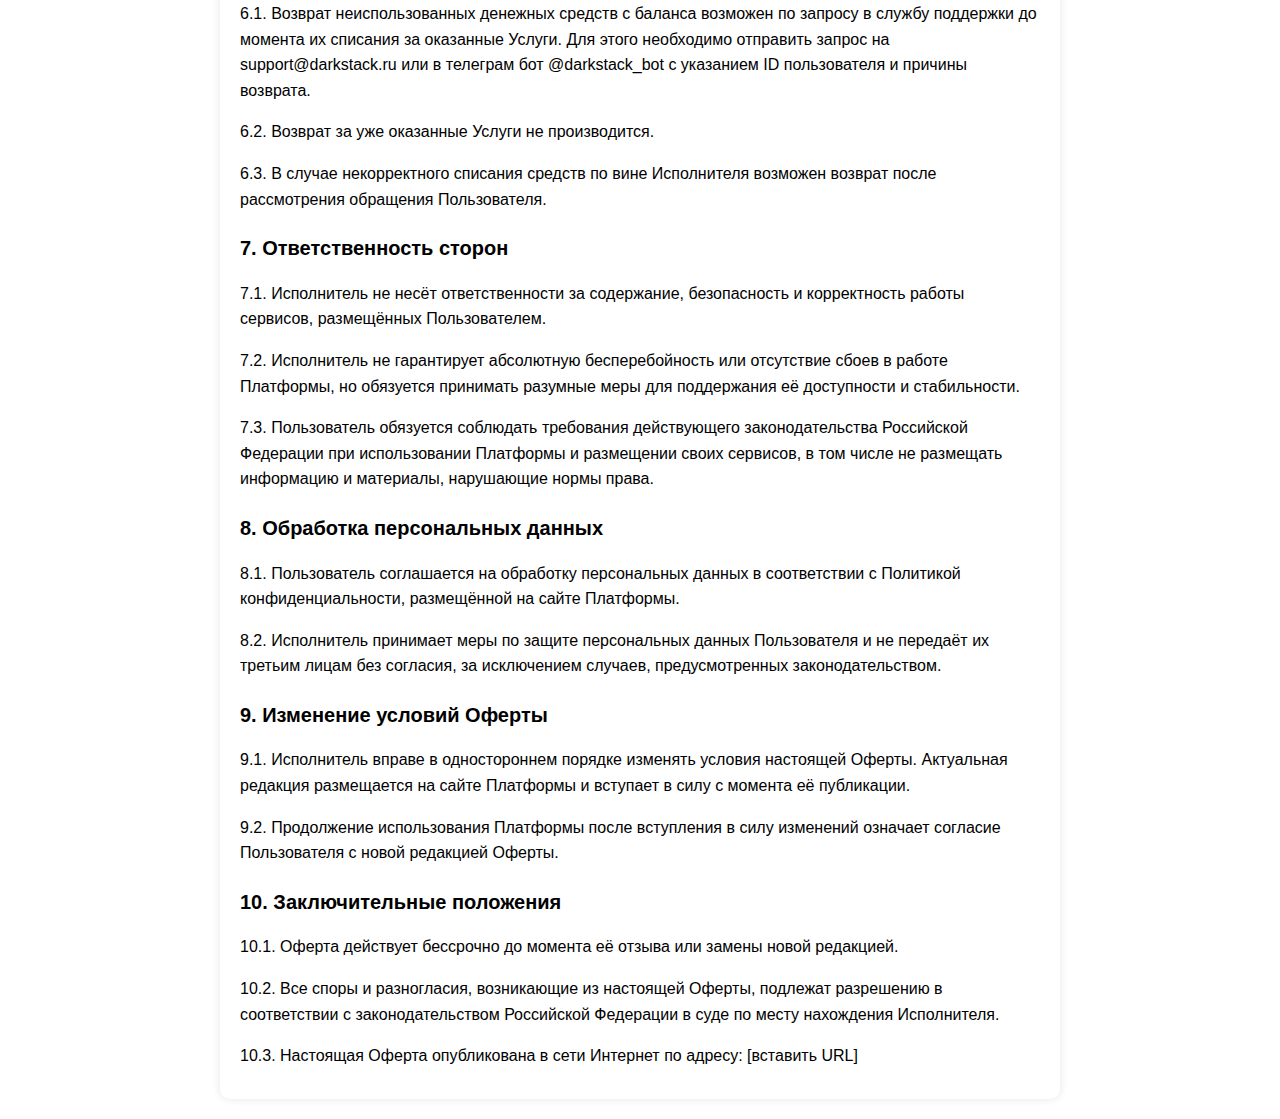
<file: static/offer.html>
<!DOCTYPE html>
<html lang="en">
<head>
    <meta charset="UTF-8">
    <meta name="viewport" content="width=device-width, initial-scale=1.0">
    <title>Darkstack | Политика конфиденциальности</title>
    <link rel="shortcut icon" href="/static/images/favicon.ico">
</head>
<body>
    <style>
        .agreement-container {
            max-width: 800px;
            margin: 20px auto;
            padding: 20px;
            background: #fff;
            border-radius: 10px;
            box-shadow: 0 0 10px rgba(0, 0, 0, 0.1);
            font-family: Arial, sans-serif;
            line-height: 1.6;
        }

        .agreement-title {
            font-size: 24px;
            font-weight: bold;
            text-align: center;
            margin-bottom: 20px;
        }

        .agreement-container h2 {
            font-size: 20px;
            margin-top: 20px;
        }

        .agreement-container p {
            margin-bottom: 10px;
        }

        .agreement-container ul {
            padding-left: 20px;
        }

        .back-button {
            position: absolute;
            top: 20px;
            left: 20px;
            display: flex;
            align-items: center;
            background: #f0f0f0;
            border-radius: 20px;
            text-decoration: none;
            color: #333;
            padding: 8px 12px;
            transition: background 0.3s;
        }

        .back-button:hover {
            background: #e0e0e0;
        }

        .back-button svg {
            width: 20px;
            height: 20px;
            margin-right: 8px;
        }

        .back-button span {
            font-size: 16px;
            font-family: Arial, sans-serif;
        }
    </style>
    <section class="main-view">
        <div class="agreement-container">
            <a href="/" class="back-button">
                <svg xmlns="http://www.w3.org/2000/svg" viewBox="0 0 24 24" fill="none" stroke="currentColor" stroke-width="2" stroke-linecap="round" stroke-linejoin="round">
                    <path d="M15 18l-6-6 6-6"/>
                </svg>
                <span>Назад</span>
            </a>
            <h1 class="agreement-title">Публичная оферта на оказание услуг</h1>
            <p>
                ИП Иван Иванов Иванович, ОГРН 000, ИНН 000, (далее — «Исполнитель») публикует настоящую публичную оферту (далее — «Оферта») о заключении договора на оказание услуг по предоставлению доступа к платформе управления вычислительными сервисами.

            </p>
    
            <h2>1. Общие положения</h2>
            <p>1.1  Настоящая Оферта является официальным предложением, адресованным неопределённому кругу лиц, в соответствии со статьёй 437 Гражданского кодекса Российской Федерации.</p>
            <p>1.2. Полное и безоговорочное принятие условий настоящей Оферты (акцепт) осуществляется Пользователем путём:</p>
            <ul>
                <li>регистрации на сайте Платформы,</li>
                <li>либо начала использования Услуг,</li>
                <li>либо пополнения баланса в Личном кабинете.</li>
            </ul>    
            <p>1.3. С момента акцепта настоящая Оферта считается заключённым договором возмездного оказания услуг между Исполнителем и Пользователем на условиях, изложенных ниже.</p>

            <h2>2. Термины и определения</h2>
             <ul>
                <li><b>Платформа</b> —  программно-аппаратный комплекс, предоставляющий Пользователю доступ к управлению вычислительными сервисами и связанными ресурсами.</li>
                <li><b>Пользователь</b> — физическое или юридическое лицо, принявшее условия настоящей Оферты.</li>
                <li><b>Ресурсы </b> — вычислительные и сетевые мощности, доступ к которым предоставляется Пользователю через Платформу для запуска и поддержки собственных сервисов.</li>
                <li><b>Услуги </b> — редоставление доступа к Платформе и инфраструктуре Исполнителя, необходимых для функционирования пользовательских сервисов.</li>
                <li><b>Личный кабинет</b> - интерфейс, предоставляемый Платформой, через который Пользователь управляет услугами, ресурсами и финансовыми операциями.</li>
            </ul>

            <h2>3. Предмет договора</h2>
            <p>3.1. Исполнитель предоставляет Пользователю доступ к Платформе для создания, запуска и управления собственными сервисами с использованием выделенных ресурсов.</p>

            <p>3.2. Пользователь получает возможность арендовать ресурсы, необходимые для функционирования его сервисов, в рамках выбранного тарифа.</p>

            <h2>4. Порядок оказания услуг</h2>
            <p>4.1. Пользователь самостоятельно создаёт и конфигурирует собственные сервисы, используя инструменты, предоставленные Платформой.</p>
            
            <p>4.2. Платформа обеспечивает доступность, функционирование и мониторинг сервисов в пределах предоставленных ресурсов.</p>
            
            <p>4.3. Услуга считается оказанной с момента предоставления доступа к управлению инфраструктурой.</p>

            <h2>5. Оплата и тарификация</h2>
            <p>5.1. Услуги оказываются на условиях 100% предварительной оплаты путём пополнения баланса Пользователя.</p>


               <!-- <ul>
                <li>Оплата списывается ежечасно за фактически использованные ресурсы в соответствии с выбранным тарифом.</li>
                <li>Текущие тарифы размещены на Сайте.</li>
            </ul> -->

            <p>5.2. Списание средств осуществляется каждый час автоматически с баланса Пользователя пропорционально объему выделенных ресурсов и в соответствии с действующими тарифами, опубликованными на сайте Платформы.</p>
            
            <p>5.3. В случае отсутствия достаточного остатка на балансе Исполнитель вправе приостановить предоставление Услуг до момента пополнения.</p>

            <h2>6. Политика возврата</h2>
            <p>6.1. Возврат неиспользованных денежных средств с баланса возможен по запросу в службу поддержки до момента их списания за оказанные Услуги. Для этого необходимо отправить запрос на support@darkstack.ru или в телеграм бот @darkstack_bot с указанием ID пользователя и причины возврата.</p>

            <p>6.2. Возврат за уже оказанные Услуги не производится.</p>
            
            <p>6.3. В случае некорректного списания средств по вине Исполнителя возможен возврат после рассмотрения обращения Пользователя.</p>

            <h2>7. Ответственность сторон</h2>
            <p>7.1. Исполнитель не несёт ответственности за содержание, безопасность и корректность работы сервисов, размещённых Пользователем.</p>
            
            <p>7.2. Исполнитель не гарантирует абсолютную бесперебойность или отсутствие сбоев в работе Платформы, но обязуется принимать разумные меры для поддержания её доступности и стабильности.</p>
            
            <p>7.3. Пользователь обязуется соблюдать требования действующего законодательства Российской Федерации при использовании Платформы и размещении своих сервисов, в том числе не размещать информацию и материалы, нарушающие нормы права.</p>

            <h2>8. Обработка персональных данных</h2>
            <p>8.1. Пользователь соглашается на обработку персональных данных в соответствии с Политикой конфиденциальности, размещённой на сайте Платформы.</p>

            <p>8.2. Исполнитель принимает меры по защите персональных данных Пользователя и не передаёт их третьим лицам без согласия, за исключением случаев, предусмотренных законодательством.</p>

            <h2>9. Изменение условий Оферты</h2>
            <p>9.1. Исполнитель вправе в одностороннем порядке изменять условия настоящей Оферты. Актуальная редакция размещается на сайте Платформы и вступает в силу с момента её публикации.</p>

            <p>9.2. Продолжение использования Платформы после вступления в силу изменений означает согласие Пользователя с новой редакцией Оферты.</p>

            <h2>10. Заключительные положения</h2>
            <p>10.1. Оферта действует бессрочно до момента её отзыва или замены новой редакцией.</p>

            <p>10.2. Все споры и разногласия, возникающие из настоящей Оферты, подлежат разрешению в соответствии с законодательством Российской Федерации в суде по месту нахождения Исполнителя.</p>

            <p>10.3. Настоящая Оферта опубликована в сети Интернет по адресу: [вставить URL]</p>
        </div>
    </section>
</body>
</html>
</file>
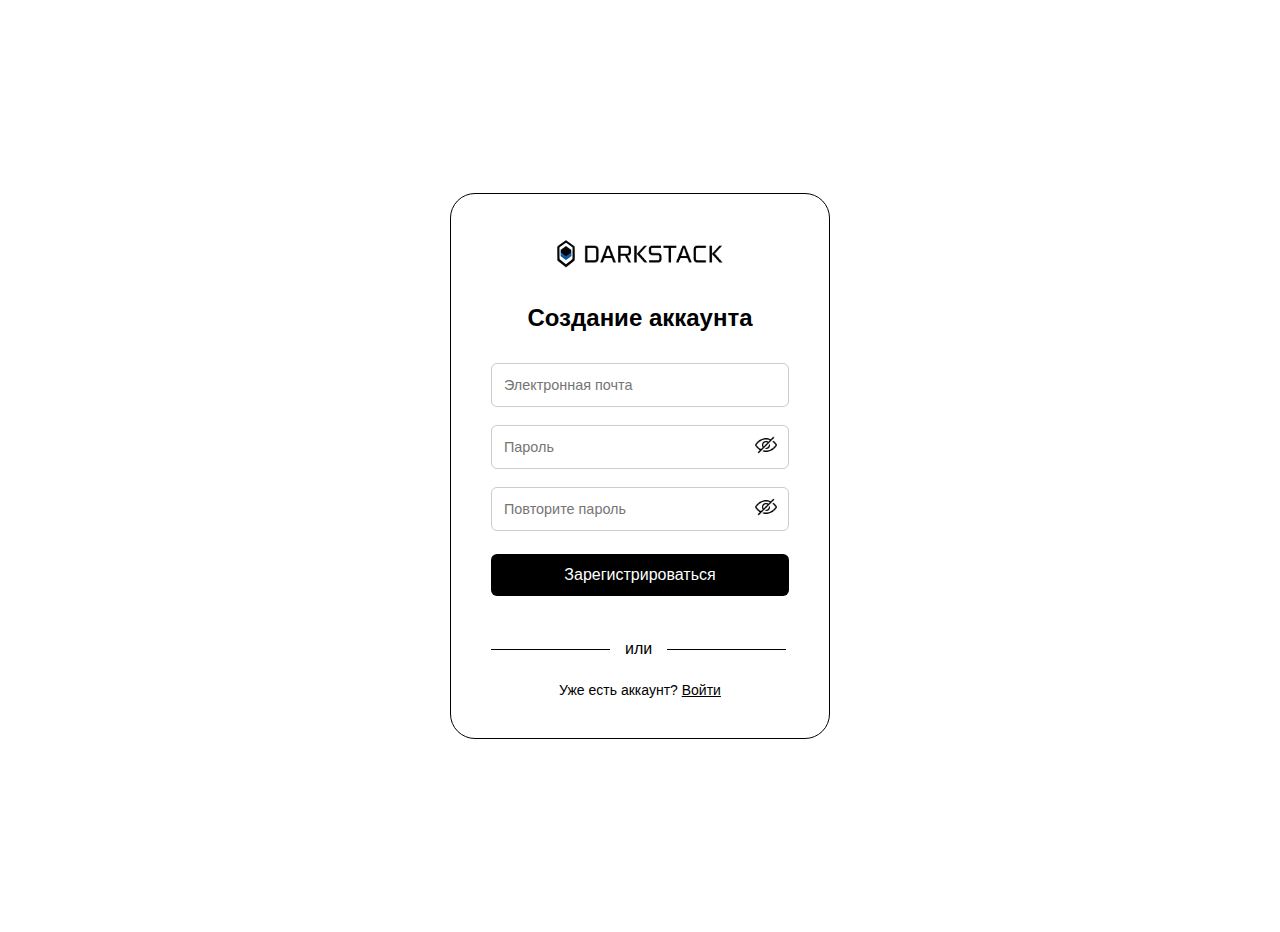
<file: static/register.html>
<!DOCTYPE html>
<html lang="ru">
<head>
  <meta charset="UTF-8">
  <meta name="viewport" content="width=device-width, initial-scale=1.0">
  <title>Регистрация</title>
  <link rel="shortcut icon" href="/static/images/favicon.ico">
  <style>
    body {
      background-color: #ffffff;
      color: #000000;
      font-family: Arial, sans-serif;
      display: flex;
      align-items: center;
      justify-content: center;
      min-height: 100vh;
      height: 100dvh; /* это решает проблему прыгающей формы */
      margin: 0;
      padding: 16px;
      overflow: hidden; /* иногда помогает */
    }

    .container {
      width: 100%;
      max-width: 380px;
      padding: 40px;
      box-sizing: border-box;
      text-align: center;
      border: 1px solid #000;
      border-radius: 25px;
    }

    h2 {
      margin-bottom: 24px;
    }

input[type="email"],
input[type="password"],
input[type="text"] {
  width: 100%;
  padding: 12px;
  border: 1px solid #ccc;
  border-radius: 6px;
  font-size: 0.9rem;
  margin-top: 7px;
  margin-bottom: 4px;
  box-sizing: border-box;
  font-family: Arial, sans-serif; /* Явный шрифт */
  line-height: 1.5; /* Контроль высоты строки */
}

input {
  height: 44px; /* одинаково для всех */
}
    .input-error {
      border-color: red;
    }

    .error-message {
      color: red;
      font-size: 13px;
      margin-bottom: 12px;
      text-align: left;
    }

    .global-error {
      color: red;
      margin-bottom: 16px;
      font-size: 14px;
    }

    button {
      width: 100%;
      padding: 12px;
      background-color: #000;
      color: #fff;
      border: none;
      border-radius: 6px;
      font-size: 16px;
      cursor: pointer;
      margin-top: 5%;
    }

    .register {
      margin-top: 24px;
      font-size: 14px;
    }

    .register a {
      color: black;
      text-decoration: underline;
    }


   .password-container {
  position: relative;
  display: flex;
  align-items: center;
  margin-bottom: 4px;
  margin-top: 7px;
}

.password-container input {
  padding-right: 40px; /* пространство под глазик */
}

.toggle-password {
  position: absolute;
  right: 12px;
  top: 50%;
  transform: translateY(-50%);
  cursor: pointer;
  display: flex;
  align-items: center;
  justify-content: center;
}

.toggle-password img {
  width: 22px;
  height: 22px;
}
  </style>
</head>
<body>
  <div class="container">
  <div style="display: flex; align-items: center; gap: 8px;justify-content: center;margin-bottom: 30px;">
    <img src="/static/images/logo.png" alt="" style="width: 20px; height: 40px; object-fit: contain;">
    <img src="/static/images/logo-text2.png" alt="" style="width: 140px; height: 40px; object-fit: contain;">
  </div>

    <h2>Создание аккаунта</h2>
    
    <form id="registerForm" method="post" novalidate>
      <div class="global-error" id="globalError" style="display: none;">Ошибка регистрации</div>

      <input type="email" id="email" placeholder="Электронная почта">
      <div class="error-message" id="emailError" style="display: none;">Это поле обязательно</div>

      <div class="password-container">
        <input type="password" id="password" placeholder="Пароль">
        <span class="toggle-password" data-target="password">
          <img src="/static/images/eye-hide.png" alt="Показать пароль">
        </span> 
      </div>
      <div class="error-message" id="passwordError" style="display: none;">Это поле обязательно</div>

      <div class="password-container">
        <input type="password" id="confirmPassword" placeholder="Повторите пароль">
        <span class="toggle-password" data-target="confirmPassword">
          <img src="/static/images/eye-hide.png" alt="Показать пароль">
        </span>
      </div>
      <div class="error-message" id="confirmPasswordError" style="display: none;">Пароли не совпадают</div>

      <button type="submit">Зарегистрироваться</button>
    </form>

    <div style="width: 100%;margin-top: 15%;display: flex;align-items: center;">
        <div style="width: 40%;border-top: 1px solid #000;"></div>
        <div style="margin-left: 5%;margin-right: 5%;">или</div>
        <div style="width: 40%;border-top: 1px solid #000;"></div>
    </div>

    <div class="register">
      Уже есть аккаунт? <a href="/login">Войти</a>
    </div>
  </div>

 <script>
  document.querySelectorAll('.toggle-password').forEach(toggle => {
    toggle.addEventListener('click', () => {
      const inputId = toggle.dataset.target;
      const input = document.getElementById(inputId);
      const img = toggle.querySelector('img');

      if (input.type === 'password') {
        input.type = 'text';
        img.src = '/static/images/eye-icon.png';
        img.alt = 'Скрыть пароль';
      } else {
        input.type = 'password';
        img.src = '/static/images/eye-hide.png';
        img.alt = 'Показать пароль';
      }
    });
  });
</script>

<script>
  const form = document.getElementById('registerForm');
  const emailInput = document.getElementById('email');
  const passwordInput = document.getElementById('password');
  const confirmPasswordInput = document.getElementById('confirmPassword');

  form.addEventListener('submit', async (e) => {
    e.preventDefault();

    // Очистка предыдущих ошибок
    document.querySelectorAll('.error').forEach(el => el.remove());
    emailInput.style.borderColor = '';
    passwordInput.style.borderColor = '';
    confirmPasswordInput.style.borderColor = '';

    let hasError = false;

    if (!emailInput.value.trim()) {
      showError(emailInput, 'Введите почту');
      hasError = true;
    }

    if (!passwordInput.value.trim()) {
      showError(passwordInput, 'Введите пароль');
      hasError = true;
    }

    if (passwordInput.value.trim().length < 6) {
        showError(passwordInput, "Пароль должен быть не менее 6 символов.", passwordError);
        hasError = true;
      }

    if (passwordInput.value !== confirmPasswordInput.value) {
      showError(confirmPasswordInput, 'Пароли не совпадают');
      hasError = true;
    }

    if (hasError) return;

    try {
      const response = await fetch('/api/register', {
        method: 'POST',
        headers: {
          'Content-Type': 'application/json'
        },
        body: JSON.stringify({
          email: emailInput.value.trim(),
          password: passwordInput.value.trim()
        })
      });

      const data = await response.json();

      if (!response.ok) {
        showFormMessage(data.detail || 'Ошибка регистрации');
      } else {
        window.location.href = '/dashboard'; // Или куда нужно перенаправить
      }
    } catch (err) {
      showFormMessage('Ошибка сервера. Повторите позже.');
      console.error(err);
    }
  });

  function showError(input, message) {
    input.style.borderColor = 'red';
    const error = document.createElement('div');
    error.className = 'error';
    error.style.color = 'red';
    error.style.fontSize = '12px';
    error.style.textAlign = 'left';
    error.style.marginBottom = '8px';
    error.textContent = message;
    input.insertAdjacentElement('afterend', error);
  }

  function showFormMessage(message) {
    const msg = document.createElement('div');
    msg.className = 'error';
    msg.style.color = 'red';
    msg.style.marginTop = '16px';
    msg.textContent = message;
    form.appendChild(msg);
  }
</script>

</body>
</html>
</file>
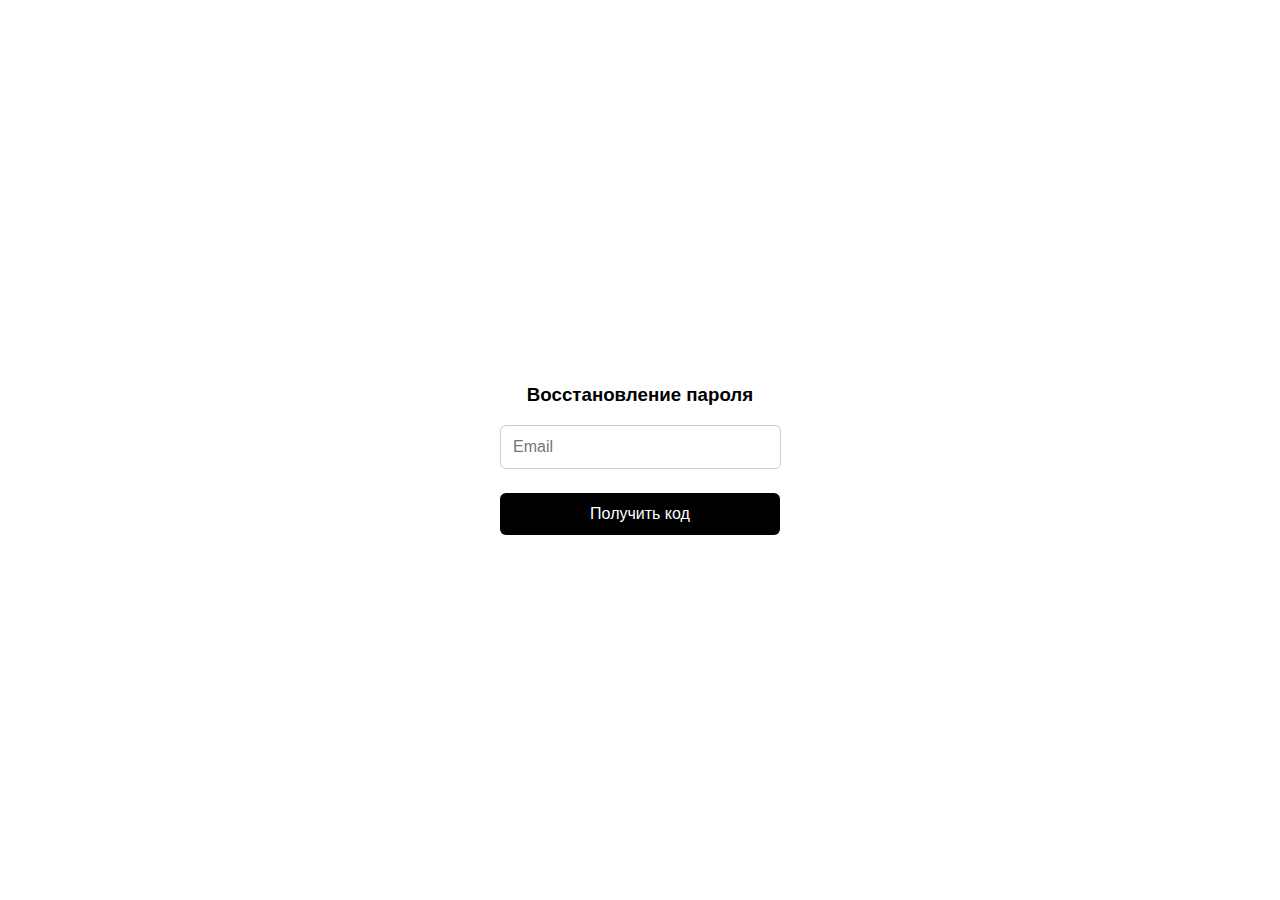
<file: static/reset.html>
<!DOCTYPE html>
<html lang="ru">
<head>
  <meta charset="UTF-8">
  <title>Авторизация</title>
  <style>
    body {
      background-color: #ffffff;
      color: #000000;
      font-family: Arial, sans-serif;
      display: flex;
      align-items: center;
      justify-content: center;
      height: 100vh;
      margin: 0;
    }

    .container {
      width: 100%;
      max-width: 360px;
      padding: 40px;
      box-sizing: border-box;
      text-align: center;
    }

    h2 {
      margin-bottom: 24px;
    }

    input[type="email"],
    input[type="password"] {
      width: 91%;
      padding: 12px;
      margin-bottom: 4px;
      border: 1px solid #ccc;
      border-radius: 6px;
      font-size: 16px;
    }

    .input-error {
      border-color: red;
    }

    .error-message {
      color: red;
      font-size: 13px;
      margin-bottom: 12px;
      text-align: left;
    }

    .global-error {
      color: red;
      margin-bottom: 16px;
      font-size: 14px;
    }

    .forgot {
      text-align: right;
      margin-bottom: 20px;
      font-size: 14px;
    }

    .forgot a {
      color: black;
      text-decoration: none;
    }

    button {
      width: 100%;
      padding: 12px;
      background-color: #000;
      color: #fff;
      border: none;
      border-radius: 6px;
      font-size: 16px;
      cursor: pointer;
      margin-top: 20px;
    }

    .register {
      margin-top: 24px;
      font-size: 14px;
    }

    .register a {
      color: black;
      text-decoration: underline;
    }

    .logo {
      margin-bottom: 24px;
      font-weight: bold;
      font-size: 24px;
    }
  </style>
</head>
<body>
  <div class="container">
    <h3>Восстановление пароля</h3>

    <form id="reset-form" method="post" action="/api/request-reset" novalidate>
      <input type="email" name="email" id="email" placeholder="Email">
      <div id="email-error" class="error-message" style="display: none;"></div>

      <button type="submit">Получить код</button>
    </form>
  </div>

  <script>
    const form = document.getElementById("reset-form");
    const emailInput = document.getElementById("email");
    const emailError = document.getElementById("email-error");

    function validateEmail(email) {
      const pattern = /^[^\s@]+@[^\s@]+\.[^\s@]+$/;
      return pattern.test(email);
    }

    function showError(message) {
      emailInput.classList.add("input-error");
      emailError.textContent = message;
      emailError.style.display = "block";
    }

    function clearError() {
      emailInput.classList.remove("input-error");
      emailError.textContent = "";
      emailError.style.display = "none";
    }

    form.addEventListener("submit", async (event) => {
      event.preventDefault();
      clearError();

      const email = emailInput.value.trim();

      if (!validateEmail(email)) {
        showError("Введите корректный email.");
        return;
      }

      try {
        const formData = new FormData(form);
        const response = await fetch(form.action, {
          method: "POST",
          body: formData
        });

        const result = await response.json();

        if (response.ok && result.status === "ok") {
          window.location.href = '/verify?email=' + email;
        } else {
          // Пример обработки ошибок от сервера
          showError(result.message || "Ошибка. Попробуйте позже.");
        }
      } catch (err) {
        console.error("Ошибка при отправке формы:", err);
        showError("Ошибка соединения с сервером.");
      }
    });
  </script>
</body>
</html>
</file>
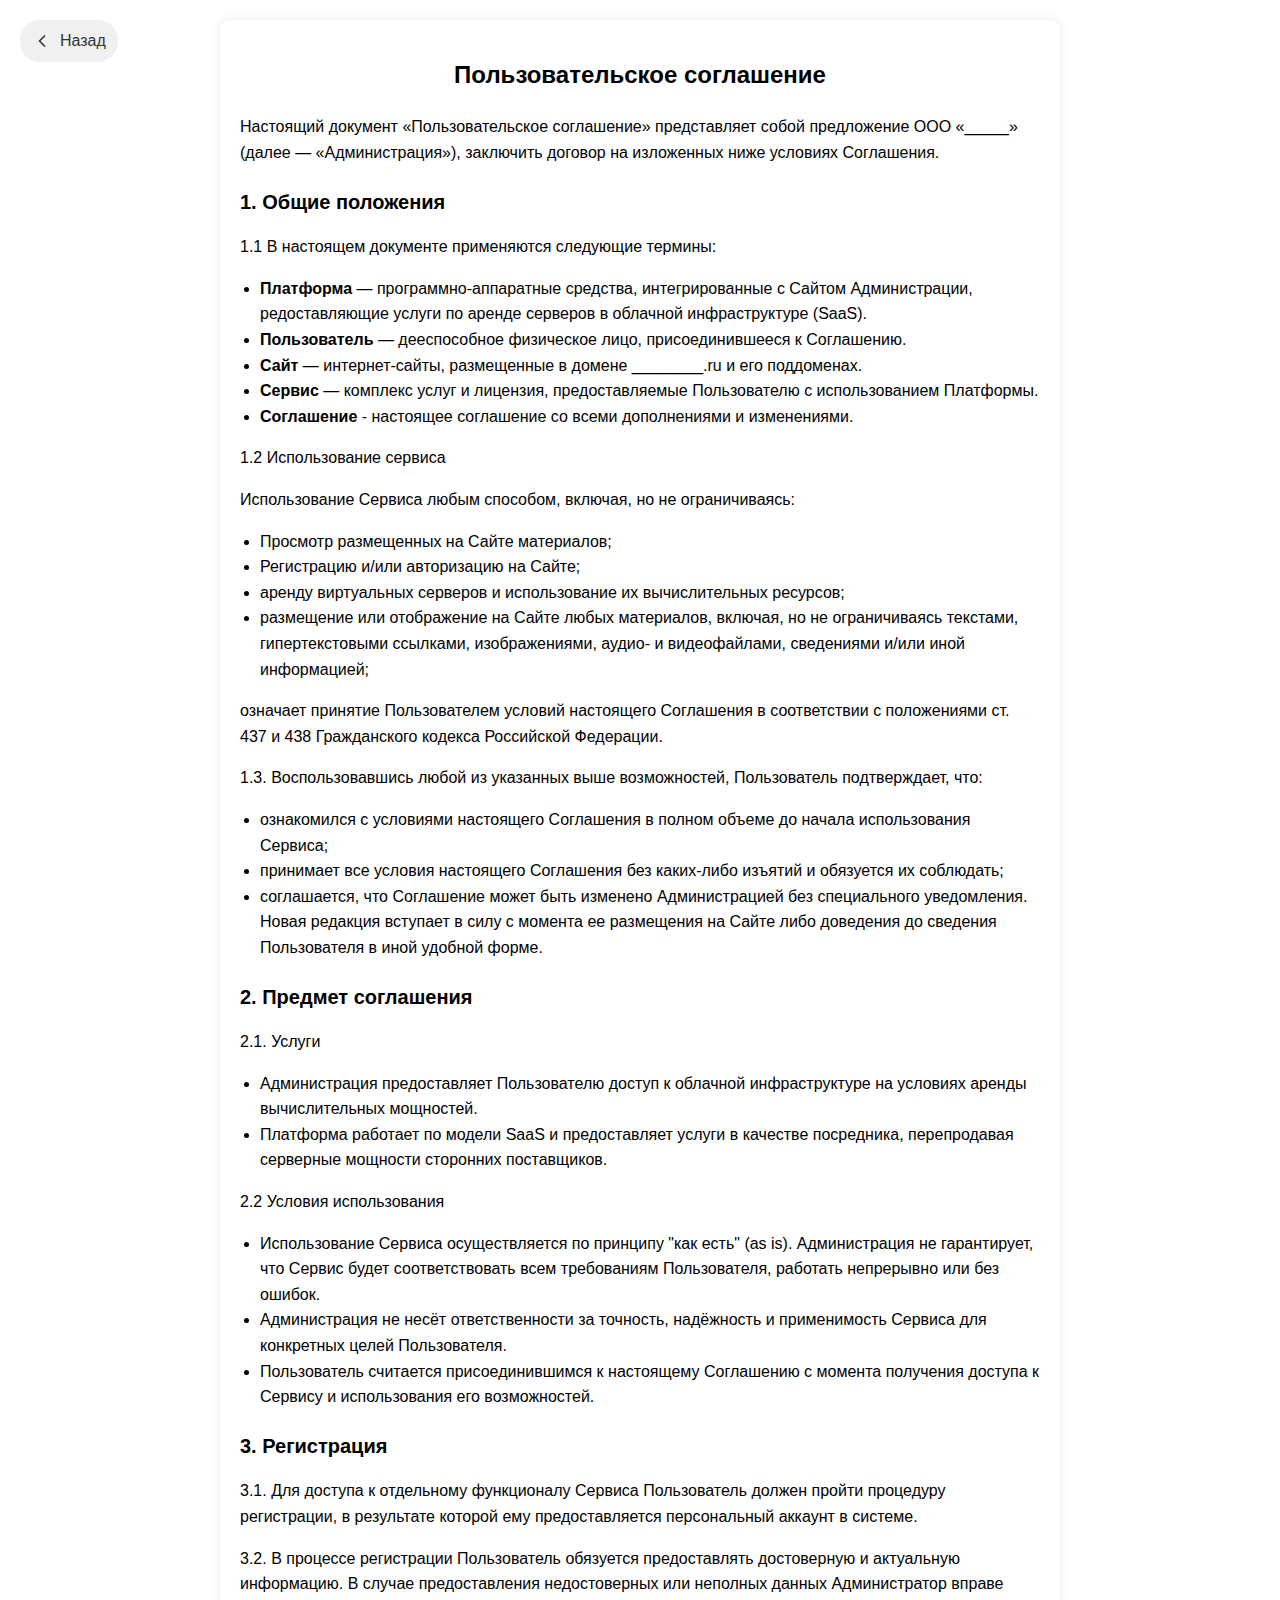
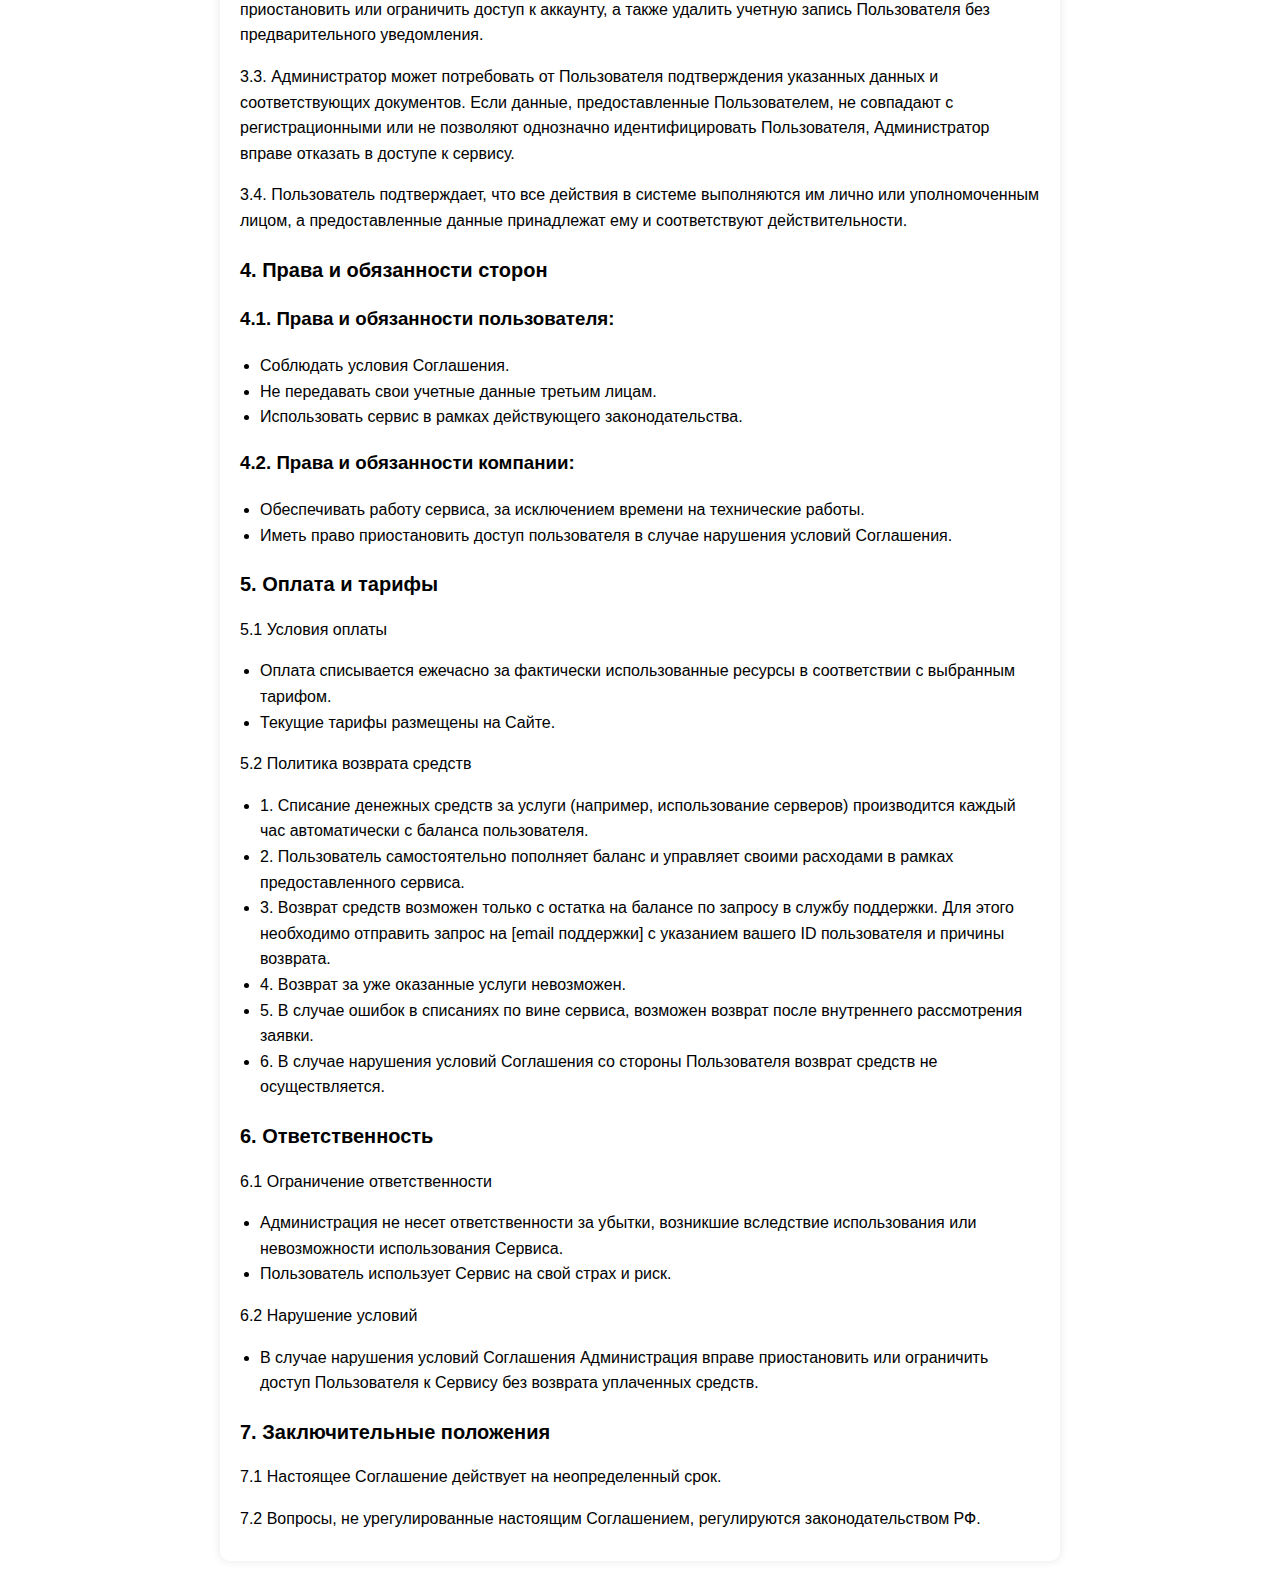
<file: static/user_agreement.html>
<!DOCTYPE html>
<html lang="en">
<head>
    <meta charset="UTF-8">
    <meta name="viewport" content="width=device-width, initial-scale=1.0">
    <title>Darkstack | Политика конфиденциальности</title>
    <link rel="shortcut icon" href="/static/images/favicon.ico">
</head>
<body>
    <style>
        .agreement-container {
            max-width: 800px;
            margin: 20px auto;
            padding: 20px;
            background: #fff;
            border-radius: 10px;
            box-shadow: 0 0 10px rgba(0, 0, 0, 0.1);
            font-family: Arial, sans-serif;
            line-height: 1.6;
        }

        .agreement-title {
            font-size: 24px;
            font-weight: bold;
            text-align: center;
            margin-bottom: 20px;
        }

        .agreement-container h2 {
            font-size: 20px;
            margin-top: 20px;
        }

        .agreement-container p {
            margin-bottom: 10px;
        }

        .agreement-container ul {
            padding-left: 20px;
        }

        .back-button {
            position: absolute;
            top: 20px;
            left: 20px;
            display: flex;
            align-items: center;
            background: #f0f0f0;
            border-radius: 20px;
            text-decoration: none;
            color: #333;
            padding: 8px 12px;
            transition: background 0.3s;
        }

        .back-button:hover {
            background: #e0e0e0;
        }

        .back-button svg {
            width: 20px;
            height: 20px;
            margin-right: 8px;
        }

        .back-button span {
            font-size: 16px;
            font-family: Arial, sans-serif;
        }
    </style>
    <section class="main-view">
        <div class="agreement-container">
            <a href="/" class="back-button">
                <svg xmlns="http://www.w3.org/2000/svg" viewBox="0 0 24 24" fill="none" stroke="currentColor" stroke-width="2" stroke-linecap="round" stroke-linejoin="round">
                    <path d="M15 18l-6-6 6-6"/>
                </svg>
                <span>Назад</span>
            </a>
            <h1 class="agreement-title">Пользовательское соглашение</h1>
            <p>
                Настоящий документ «Пользовательское соглашение» представляет собой предложение ООО
                «_____» (далее — «Администрация»), заключить договор на изложенных ниже условиях
                Соглашения.
            </p>
    
            <h2>1. Общие положения</h2>
            <p>1.1 В настоящем документе применяются следующие термины:</p>
            <ul>
                <li><b>Платформа</b> — программно-аппаратные средства, интегрированные с Сайтом Администрации, редоставляющие услуги по аренде серверов в облачной инфраструктуре (SaaS).</li>
                <li><b>Пользователь</b> — дееспособное физическое лицо, присоединившееся к Соглашению.</li>
                <li><b>Сайт</b> — интернет-сайты, размещенные в домене ________.ru и его поддоменах.</li>
                <li><b>Сервис</b> — комплекс услуг и лицензия, предоставляемые Пользователю с использованием Платформы.</li>
                <li><b>Соглашение</b> - настоящее соглашение со всеми дополнениями и изменениями.</li>
            </ul>
            
            <p>1.2 Использование сервиса</p>
            <p>Использование Сервиса любым способом, включая, но не ограничиваясь:</p>
            <ul>
                <li>Просмотр размещенных на Сайте материалов;</li>
                <li>Регистрацию и/или авторизацию на Сайте;</li>
                <li>аренду виртуальных серверов и использование их вычислительных ресурсов;</li>
                <li>размещение или отображение на Сайте любых материалов, включая, но не ограничиваясь текстами, гипертекстовыми ссылками, изображениями, аудио- и видеофайлами, сведениями и/или иной информацией;</li>
            </ul>
            <p>означает принятие Пользователем условий настоящего Соглашения в соответствии с положениями ст. 437 и 438 Гражданского кодекса Российской Федерации.</p>
            
            <p>1.3. Воспользовавшись любой из указанных выше возможностей, Пользователь подтверждает, что:</p>
            <ul>
                <li>ознакомился с условиями настоящего Соглашения в полном объеме до начала использования Сервиса;</li>
                <li>принимает все условия настоящего Соглашения без каких-либо изъятий и обязуется их соблюдать;</li>
                <li>соглашается, что Соглашение может быть изменено Администрацией без специального уведомления. Новая редакция вступает в силу с момента ее размещения на Сайте либо доведения до сведения Пользователя в иной удобной форме.</li>
            </ul>

            <h2>2. Предмет соглашения</h2>
            <p>2.1. Услуги</p>
            <ul>
                <li>Администрация предоставляет Пользователю доступ к облачной инфраструктуре на условиях аренды вычислительных мощностей.</li>
                <li>Платформа работает по модели SaaS и предоставляет услуги в качестве посредника, перепродавая серверные мощности сторонних поставщиков.</li>
            </ul>
            
            <p>2.2 Условия использования</p>
            <ul>
                <li>Использование Сервиса осуществляется по принципу "как есть" (as is). Администрация не гарантирует, что Сервис будет соответствовать всем требованиям Пользователя, работать непрерывно или без ошибок.</li>
                <li>Администрация не несёт ответственности за точность, надёжность и применимость Сервиса для конкретных целей Пользователя.</li>
                <li>Пользователь считается присоединившимся к настоящему Соглашению с момента получения доступа к Сервису и использования его возможностей.</li>
            </ul>

            <h2>3. Регистрация</h2>
            <p>3.1. Для доступа к отдельному функционалу Сервиса Пользователь должен пройти процедуру регистрации, в результате которой ему предоставляется персональный аккаунт в системе.</p>

            <p>3.2. В процессе регистрации Пользователь обязуется предоставлять достоверную и актуальную информацию. В случае предоставления недостоверных или неполных данных Администратор вправе приостановить или ограничить доступ к аккаунту, а также удалить учетную запись Пользователя без предварительного уведомления.</p>

            <p>3.3. Администратор может потребовать от Пользователя подтверждения указанных данных и соответствующих документов. Если данные, предоставленные Пользователем, не совпадают с регистрационными или не позволяют однозначно идентифицировать Пользователя, Администратор вправе отказать в доступе к сервису.</p>

            <p>3.4. Пользователь подтверждает, что все действия в системе выполняются им лично или уполномоченным лицом, а предоставленные данные принадлежат ему и соответствуют действительности.</p>

            <h2>4. Права и обязанности сторон</h2>
            <h3>4.1. Права и обязанности пользователя:</h3>
            <ul>
                <li>Соблюдать условия Соглашения.</li>
                <li>Не передавать свои учетные данные третьим лицам.</li>
                <li>Использовать сервис в рамках действующего законодательства.</li>
            </ul>
            
            <h3>4.2. Права и обязанности компании:</h3>
            <ul>
                <li>Обеспечивать работу сервиса, за исключением времени на технические работы.</li>
                <li>Иметь право приостановить доступ пользователя в случае нарушения условий Соглашения.</li>
            </ul>
   
            <h2>5. Оплата и тарифы</h2>
            <p>5.1 Условия оплаты</p>
            <ul>
                <li>Оплата списывается ежечасно за фактически использованные ресурсы в соответствии с выбранным тарифом.</li>
                <li>Текущие тарифы размещены на Сайте.</li>
            </ul>
            
            <p>5.2 Политика возврата средств</p>
            <ul>
                <li>1. Списание денежных средств за услуги (например, использование серверов) производится каждый час автоматически с баланса пользователя.</li>
                <li>2. Пользователь самостоятельно пополняет баланс и управляет своими расходами в рамках предоставленного сервиса.</li>
                <li>3. Возврат средств возможен только с остатка на балансе по запросу в службу поддержки. Для этого необходимо отправить запрос на [email поддержки] с указанием вашего ID пользователя и причины возврата.</li>
                <li>4. Возврат за уже оказанные услуги невозможен.</li>
                <li>5. В случае ошибок в списаниях по вине сервиса, возможен возврат после внутреннего рассмотрения заявки.</li>
                <li>6. В случае нарушения условий Соглашения со стороны Пользователя возврат средств не осуществляется.</li>
            </ul>

            <h2>6. Ответственность</h2>
            <p>6.1 Ограничение ответственности</p>
            <ul>
                <li>Администрация не несет ответственности за убытки, возникшие вследствие использования или невозможности использования Сервиса.</li>
                <li>Пользователь использует Сервис на свой страх и риск.</li>
            </ul>
            
            <p>6.2 Нарушение условий</p>
            <ul>
                <li>В случае нарушения условий Соглашения Администрация вправе приостановить или ограничить доступ Пользователя к Сервису без возврата уплаченных средств.</li>
            </ul>
            
            <h2>7. Заключительные положения</h2>
            <p>7.1 Настоящее Соглашение действует на неопределенный срок.</p>
            <p>7.2 Вопросы, не урегулированные настоящим Соглашением, регулируются законодательством РФ.</p>
        </div>
    </section>
</body>
</html>
</file>
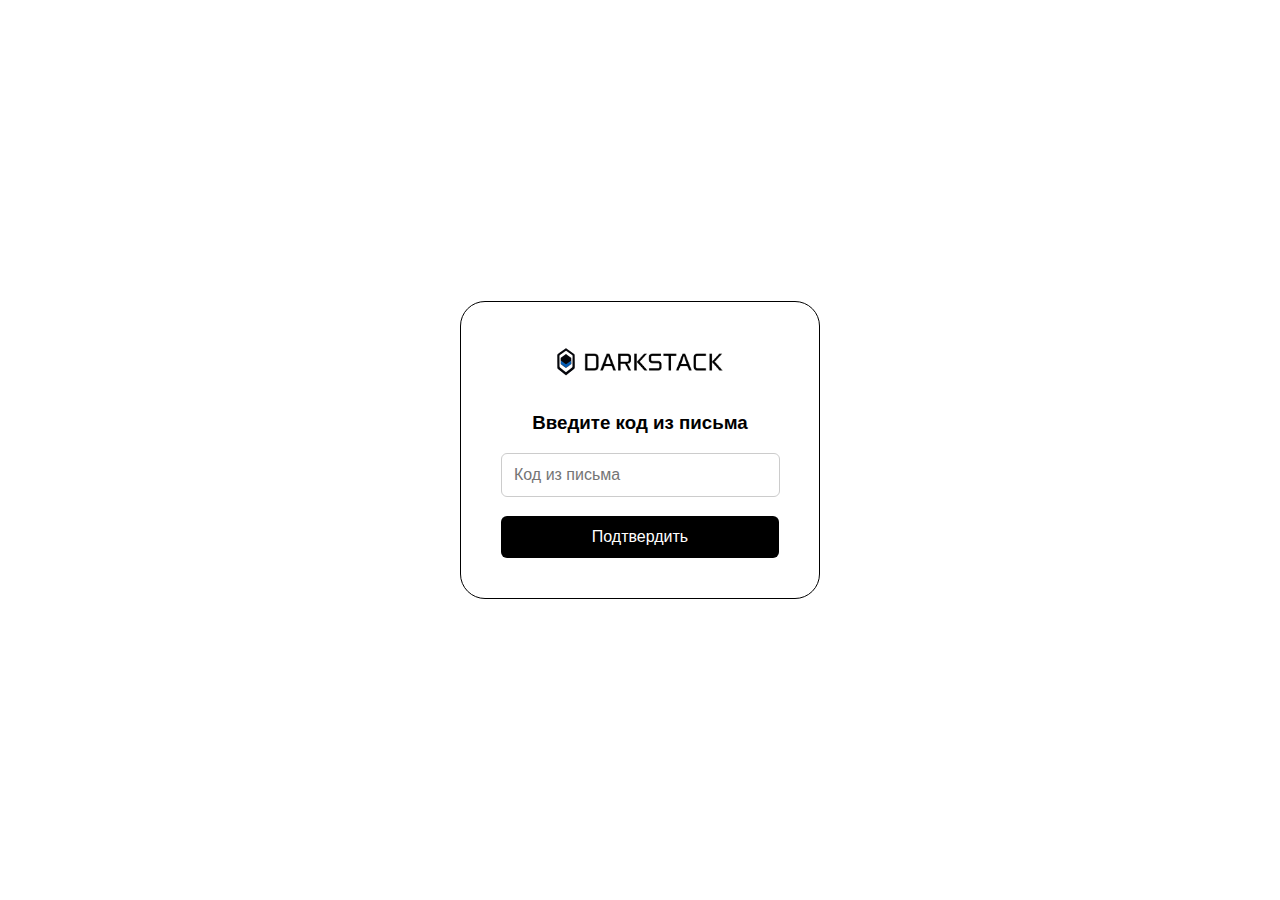
<file: static/verify.html>
<!DOCTYPE html>
<html lang="ru">
<head>
  <meta charset="UTF-8">
  <title>Авторизация</title>
  <link rel="shortcut icon" href="/static/images/favicon.ico">
  <style>
    body {
      background-color: #ffffff;
      color: #000000;
      font-family: Arial, sans-serif;
      display: flex;
      align-items: center;
      justify-content: center;
      height: 100vh;
      margin: 0;
    }

    .container {
      width: 100%;
      max-width: 360px;
      padding: 40px;
      box-sizing: border-box;
      text-align: center;
      border: 1px solid #000;
      border-radius: 25px;
    }

    h2 {
      margin-bottom: 24px;
    }

    input[type="text"] {
      width: 91%;
      padding: 12px;
      margin-bottom: 4px;
      border: 1px solid #ccc;
      border-radius: 6px;
      font-size: 16px;
    }

    .input-error {
      border-color: red;
    }

    .error-message {
      color: red;
      font-size: 13px;
      margin-bottom: 12px;
      text-align: left;
    }

    .global-error {
      color: red;
      margin-bottom: 16px;
      font-size: 14px;
    }

    .forgot {
      text-align: right;
      margin-bottom: 20px;
      font-size: 14px;
    }

    .forgot a {
      color: black;
      text-decoration: none;
    }

    button {
      width: 100%;
      padding: 12px;
      background-color: #000;
      color: #fff;
      border: none;
      border-radius: 6px;
      font-size: 16px;
      cursor: pointer;
      margin-top: 15px;
    }

    .register {
      margin-top: 24px;
      font-size: 14px;
    }

    .register a {
      color: black;
      text-decoration: underline;
    }

    .logo {
      margin-bottom: 24px;
      font-weight: bold;
      font-size: 24px;
    }
  </style>
</head>
<body>
  <div class="container">
    <div style="display: flex; align-items: center; gap: 8px;justify-content: center;margin-bottom: 30px;">
      <img src="/static/images/logo.png" alt="" style="width: 20px; height: 40px; object-fit: contain;">
      <img src="/static/images/logo-text2.png" alt="" style="width: 140px; height: 40px; object-fit: contain;">
    </div>

    <h3>Введите код из письма</h3>
    
    <form method="post" action="/api/verify-code">
        <input type="hidden" name="email" id="email">
        <input type="text" name="code" placeholder="Код из письма" id="code" required>

        <div id="global-error" class="global-error" style="display: none;"></div>

        <button type="submit">Подтвердить</button>
    </form>
  </div>

<script>
  const form = document.querySelector("form");
  const errorDiv = document.getElementById("global-error");

  const emailInput = document.getElementById("email");
  const codeInput = document.getElementById("code");
  
  form.addEventListener("submit", async (event) => {
    event.preventDefault(); // Предотвращаем стандартную отправку формы

    errorDiv.style.display = "none"; // Сброс ошибки

    const params = new URLSearchParams(window.location.search);
    document.getElementById("email").value = params.get("email");

    const formData = new FormData(form);

    const email = emailInput.value.trim();
    const code = codeInput.value.trim();

    try {
      const response = await fetch(form.action, {
        method: "POST",
        body: formData
      });

      const result = await response.json();

      if (response.ok && result.status === "ok") {
        // Перенаправление на нужную страницу, если всё в порядке
        window.location.href = "/reset-password?email=" + email + "&code=" + code; // или другая страница
      } else {
        // Обработка разных статусов ошибки
        switch (result.status) {
          case "invalid_code":
            showError("Неверный код. Попробуйте снова.");
            break;
          case "expired":
            showError("Код истёк. Запросите новый.");
            break;
          default:
            showError("Неизвестная ошибка. Попробуйте позже.");
            break;
        }
      }
    } catch (err) {
      console.error("Ошибка при отправке формы:", err);
      showError("Ошибка соединения с сервером.");
    }
  });

  function showError(message) {
    errorDiv.textContent = message;
    errorDiv.style.display = "block";
  }
</script>


</body>
</html>
</file>
<file: static/css/styles.css>
/* * {
    border: 1px solid #ff0000;
} */
@font-face {
    font-family: 'Manrope-Medium';
    src: local('Manrope-Medium'), local('Manrope-Medium'), url('fonts/Manrope-Medium.woff2') format('woff2'), url('fonts/Manrope-Medium.woff') format('woff'), url('fonts/Manrope-Medium.ttf') format('truetype');
    font-weight: 400;
    font-style: normal;
}


@font-face {
    font-family: 'Manrope-ExtraBold';
    src: local('Manrope-ExtraBold'), local('Manrope-ExtraBold'), url('fonts/Manrope-Bold.woff2') format('woff2'), url('fonts/Manrope-Bold.woff') format('woff'), url('fonts/Manrope-Bold.ttf') format('truetype');
    font-weight: 400;
    font-style: normal;
}

@font-face {
    font-family: 'Aeonik';
    src: local('Aeonik'), local('Aeonik'), url('fonts/AeonikProRegular.woff2') format('woff2'), url('fonts/AeonikProRegular.woff') format('woff'), url('fonts/AeonikProRegular.ttf') format('truetype');
    font-weight: 400;
    font-style: normal;
}

@font-face {
    font-family: 'AeonikBold';
    src: local('Aeonik'), local('Aeonik'), url('fonts/aeonikpro-bold.woff2') format('woff2'), url('fonts/aeonikpro-bold.woff') format('woff'), url('fonts/aeonikpro-bold.ttf') format('truetype');
    font-weight: 400;
    font-style: normal;
}


@font-face {
    font-family: 'AeonikMedium';
    src: local('Aeonik'), local('Aeonik'), url('fonts/AeonikProMedium.woff2') format('woff2'), url('fonts/AeonikProMedium.woff') format('woff'), url('fonts/AeonikProMedium.ttf') format('truetype');
    font-weight: 400;
    font-style: normal;
}


a {
    text-decoration: none;
}

body {
    margin: 0;
    padding: 0;

    background-repeat: no-repeat;
    font-family: Manrope-Medium, sans-serif;
}

.logo {
    width: 20%;
    display: flex;
    align-items: center;
    padding-left: 2%;
    border-right: 1px solid #000;
    cursor: pointer;
}

.logo-panel {
    width:58%;
    display: flex;
    border-right: 1px solid #000;

    justify-content: center;
    gap: 2%;
    align-items: center;
    color: #202325;
}

.logo-panel div {
    cursor: pointer;
    font-size: 0.85rem;
    font-family: AeonikMedium
}


.logo-panel div:hover {
    color: #696969;
    transition: color 0.3s;
}

.logo-text {
    font-size: 1.3rem;
    font-family: AeonikMedium;
    display: flex;
    align-items: end;
    height: 100%;
    margin-bottom: 4%;
    margin-left: 1%;
}

.button-logo-container {
    display: flex;
    width: 25%;
    justify-content: end;
    align-items: center;
}

.main-button-logo {
    width: 50%;
    height: 80%;
    margin-right: 8%;
    background-color: rgb(0, 0, 0);
    border-radius: 10px;
    display: flex;

    align-items: center;
    justify-content: center;
    color: #fff;
    font-size: 0.9rem;
    font-family: Manrope-Medium;
    cursor: pointer;

        clip-path: polygon(0 0, 100% 0, 100% calc(100% - 20px), calc(100% - 20px) 100%, 0 100%);
    transition: background-color 0.3s;
    text-decoration: none;
}

.main-button-logo:hover {
    background-color: #1a1a1a;
}

header {
    height: 6vh;
    width: 100%;
    display: flex;
    background-color: #fff;
    border-bottom: 1px solid #000;
    position: fixed;
    background-color: #fff;
    z-index: 999;
    top: 0;
}

.main-container {
    width: 100%;
    height: 75vh;
    display: flex;
    /* padding-left: 8%;
    padding-right: 8%; */
    margin-top: 7vh;
    flex-direction: column;
}

.main-bussines {
    display: flex;
    width: 100%;
    font-size: 3rem;
    flex-direction: column;
    font-family: Aeonik;
    opacity: 0;
    transform: translateX(-20px); /* смещение влево */
    transition: opacity 0.8s ease, transform 0.8s ease;
}

.main-bussines.visible {
    opacity: 1;
    transform: translateX(0); /* возвращение на место */
}

.main-for {
    width: 25%;
    display: flex;
    font-family: Aeonik;
    opacity: 0;
    transform: translateX(-20px); /* смещение влево */
    transition: opacity 0.8s ease, transform 0.8s ease;
    margin-top: 1%;
}

.main-for.visible {
    opacity: 1;
    transform: translateX(0); /* возвращение на место */
}

.main-button {
    width: 16%;
    height: 5vh;
    /* margin-left: 8%; */
    /* border: 1px solid #000; */
    background-color: rgb(0, 0, 0);
    margin-top: 3%;
    border-radius: 10px;
    display: flex;

    align-items: center;
    justify-content: center;
    color: #fff;
    font-size: 0.9rem;
    font-family: Manrope-Medium;
    cursor: pointer;
    /* clip-path: polygon(0 0, 100% 0, 100% calc(100% - 20px), calc(100% - 20px) 100%, 0 100%);
    transition: background-color 0.3s; */
    opacity: 0;
    transform: translateX(-20px); /* смещение влево */
    transition: opacity 0.8s ease, transform 0.8s ease;
    border: none;
    font-size: 0.85rem;
}

.block-a::before {
    content: "";  position: absolute;
    bottom: 0;
    right: 0;
    width: 40px;
    height: 40px;
    background-color: rgb(0, 0, 0); /* тот же цвет, что и фон страницы */
    clip-path: polygon(100% 0, 0% 100%, 100% 100%);
    pointer-events: none;
}

.main-button.visible {
    opacity: 1;
    transform: translateX(0); /* возвращение на место */
}


.main-button:hover {
    background-color: #202325;
}

/* .main-button::before {
  content: "";  position: absolute;
  bottom: 0;
  right: 0;
  width: 40px;
  height: 40px;
  background-color: rgb(255, 255, 255); /* тот же цвет, что и фон страницы */
  /* clip-path: polygon(100% 0, 0% 100%, 100% 100%);
  pointer-events: none;
} */ 

.angled-button {
  position: relative;
  padding: 12px 24px;
  background-color: #4a90e2;
  color: white;
  border: none;
  cursor: pointer;
  font-size: 16px;
  border-radius: 10px;
  overflow: hidden;
  transition: background-color 0.3s;
}

.angled-button::before {
  content: "";
  position: absolute;
  bottom: 0;
  right: 0;
  width: 40px;
  height: 40px;
  background-color: white; /* тот же цвет, что и фон страницы */
  clip-path: polygon(100% 0, 0% 100%, 100% 100%);
  pointer-events: none;
}

.angled-button:hover {
  background-color: #357ABD;
}

.end {
    height: 650px;
    width: 100%;
    /* margin-top: 200px; */
    border-top: 1px solid #000;
}

.end-text {
    font-size: 15rem;
    width: 100%;
    display: flex;
    justify-content: center;
    align-items: center;
}

.end-button-container {
    width: 100%;
    /* height: 10%; */
    /* margin-top: 10%; */
    justify-content: center;
    align-items: center;
    display: flex;
}

.end-buttons-container {
    width: 100%;
    justify-content: center;
    align-items: center;
    display: flex;

}

.end-buttons {
    width: 30%;
    border: 1px solid #000;
}

.end-buttons2 {
    width: 25%;
    height: 50%;
    display: flex;
    justify-content: space-between;
    align-items: center;
    color: #202325;
    
}

.end-buttons3 {
    width: 25%;
    display: flex;
    justify-content: center;
    align-items: center;
    color: #202325;
    font-size: 0.9rem;
    margin-top: 1%;
    margin-bottom: 20px;
}

.end-button {
    width: 20%;
    height: 6vh;

    /* border: 1px solid #000; */
    background-color: rgb(0, 0, 0);
    margin-top: 3%;
    border-radius: 10px;
    display: flex;

    align-items: center;
    justify-content: center;
    color: #fff;
    font-size: 0.9rem;
    font-family: Manrope-Medium;
    cursor: pointer;
    clip-path: polygon(0 0, 100% 0, 100% calc(100% - 20px), calc(100% - 20px) 100%, 0 100%);
    transition: background-color 0.3s;
}


.end-button:hover {
    background-color: #202325;
}

.text-container {
    width: 84%;
    height: 45vh;
    display: flex;
    padding-left: 8%;
    padding-right: 8%;
    /* margin-top: 2%; */
    margin-top: 70px;
    padding-top: 5%;
    border-top: 1px solid #000;

}

.text-1 {
    width: 40%;
    display: flex;
    justify-content: center;
    /* align-items: center; */
    flex-direction: column;
}

.text-2 {
    display: flex;
    width: 60%;
    justify-content: end;
    align-items: center;

}







.faq-container {
    width: 84%;
    margin-left: 8%;
    margin-right: 8%;
    display: flex;
    height: 500px;
    margin-top: 200px;
}

.faq-image {
    display: flex;
    width: 25%;
    background-color: #000000;
    border-radius: 15px;
    margin-left: 2%;
    margin-top: 10%;
    margin-bottom: 5%;
    /* justify-content: end; */
    /* flex-direction: column; */
    align-items: flex-end;
    cursor: pointer;
    padding: 20px;
    color: white;
    font-family: sans-serif;
    font-size: 1.5rem;
    gap: 15px;
    transition: background-color 0.3s ease;
    /* border: 1px solid #000; */
}


.faq-image:hover {
    background-color: #03c4ff; /* Цвет при наведении */
    /* color: #000000; */
}

.circle-arrow {
    width: 35px;
    height: 35px;
    background-color: white;
    border-radius: 50%;
    display: flex;
    justify-content: center;
    align-items: center;
    align-self: flex-end;
}

.arrow {
    color: black;
    font-size: 20px;
    transition: color 0.3s ease;
}

.faq-image:hover .arrow {
    color: #333; /* Новый цвет стрелки при наведении (можно изменить) */
}

    .faq {
      width: 70%;
    }

    .faq-text {
        font-family: AeonikMedium;
        font-size: 4rem;
    }
    .faq-item {
      border-bottom: 1px solid #ccc;
      padding: 15px 0;
      
    }

    .faq-question {
      display: flex;
      justify-content: space-between;
      align-items: center;
      cursor: pointer;
      font-weight: bold;
      transition: color 0.3s ease;
    }

    .faq-question:hover {
      color: #555;
    }

    .arrow {
      transition: transform 0.3s ease;
    }

    .faq-answer {
      max-height: 0;
      overflow: hidden;
      transition: max-height 0.6s ease, opacity 0.6s ease, margin-top 0.6s ease;
      opacity: 0;
      margin-top: 0;
    }

    .faq-item.active .faq-answer {
      max-height: 500px;
      opacity: 1;
      margin-top: 10px;
    }

    .faq-item.active .arrow {
      transform: rotate(180deg);
    }


.status-container {
    width: 100%;
    height: 78vh;
    display: flex;
    margin-top: 200px;
    border-top: 1px solid #000;
    background-color: #000;
   clip-path: path('M0,0 H100% V85% Q100% 100%, 92% 100% L0,100% Z');
    /* transition: background-color 0.3s; */
    position: relative;
    border-radius: 15px;
    flex-direction: column;

}

.r {
    background-image: url(/static/images/r.svg);
    position: absolute;
    width: 300px;
    height: 75px;
    right: 0;
    bottom: 0;
}

.status-text {
    font-size: 5rem;
    font-family: AeonikMedium;
    color: #fff;
    margin-top: 3%;
    margin-left: 8%;
}

.status-data {
    margin-left: 8%;
    margin-right: 8%;
    width: 84%;
    display: flex;
    justify-content: space-between;
    height: 60%;
    margin-top: 1%;
}

.status-a {
    width: 35%;
    display: flex;

    background-color: #fff;
    border-radius: 25px;
    justify-content: center;
    flex-direction: column;
    border: 1px solid #000;
}

.main-button-faq {
    width: 25%;
    height: 5vh;
    background-color: rgb(0, 0, 0);
    margin-top: 3%;
    border-radius: 10px;
    display: flex;
    align-items: center;
    justify-content: center;
    color: #fff;
    font-size: 0.9rem;
    font-family: Manrope-Medium;
    cursor: pointer;
    transition: background-color 0.3s;
}

.main-button-faq:hover {
    background-color: #202325;
}


.project-container {
    width: 84%;
    height: 45vh;
    display: flex;
    margin-left: 8%;
    margin-right: 8%;
    margin-top: 8%;
    justify-content: space-between;
    align-items: center;
    border-top: 1px solid #adadad;
    /* text-align: center; */
    /* flex-direction: column; */
}

.a-text {
    font-size: 5rem;
    font-family: Aeonik;
    margin-left: 5%;
    margin-top: 3%;
}

.a-description {
    font-size: 2rem;
    font-family: Aeonik;
    margin-left: 5%;
    margin-top: 3%;
}

.end-o-kak {
    width: 84%;
    height: 45vh;
    display: flex;
    padding-left: 8%;
    padding-right: 8%;
    margin-top: 200px;
    background-color: #000;
    color: #fff;
    align-items: end;
    /* padding-bottom: 1%; */
    font-size: 10rem;
    font-family: AeonikMedium;
    border-radius: 15px;
    position: relative;
    justify-content: space-between;
}


.end-o-kak2 {
    width: 84%;
    height: 10vh;
    display: flex;
    padding-left: 8%;
    padding-right: 8%;
    margin-top: 2%;
    background-color: #ffffff;
    color: #000000;
    /* align-items: end; */
    /* padding-bottom: 1%; */
    font-size: 5rem;
    font-family: AeonikMedium;
}

.pluses {
    width: 84%;
    height: 60vh;
    display: flex;
    padding-left: 8%;
    padding-right: 8%;
    margin-top: 2%;
    margin-top: 200px;
    border-top: 1px solid #000;
    flex-direction: column;
}

.text-p-container {
    width: 100%;
    height: 30%;
    display: flex;
    align-items: center;
    margin-top: 2%;
    font-family: AeonikMedium;
    font-size: 3rem;
    padding-bottom: 1%;
    border-bottom: 1px solid #b8b8b8;
}

.data-blocks-p {
    width: 100%;
    height: 70%;
    display: flex;
    justify-content: space-between;
    margin-top: 2%;
}

.data-block-p {
    display: flex;
    width: 33%;
    height: 100%;
    background-color: #ffffff;
    border-radius: 15px;
    border: 1px solid #000;
    flex-direction: column;
    justify-content: center;
    gap: 20px;
}



    .marquee-container {
      width: 100%;
      height: 140px;
      overflow: hidden;
      background: #222;
      position: relative;
      margin-top: 200px;
    }

    .marquee-track {
      display: flex;
      width: max-content;
      animation: scrollRight linear infinite;
    }

    .block {
      width: 210px;
      height: 138px;
      margin: 1px 1px 0 0;
      background: #ffffff;
      border-radius: 15px;
      flex-shrink: 0;
      display: flex;
      justify-content: center;
      align-items: center;
      font-family: AeonikMedium;
      font-size: 1.2rem;
    }

    @keyframes scrollRight {
      0% {
        transform: translateX(-50%);
      }
      100% {
        transform: translateX(0%);
      }
    }


    .curved-section {
      width: 84%;
      height: 100%;
      background: linear-gradient(135deg, #caffd0, #c7f5ff);
      border-radius: 50px 50px 60px 60px / 80px 80px 40px 40px;
      overflow: hidden;
      padding-left: 6%;
        padding-right: 6%;
        margin-left: 2%;
        margin-right: 2%;
        display: flex;
        flex-direction: column;
        

    }


.main-dashboard {
    width: 100%;
    min-width: 1470px;
    height: 100vh;
    display: flex;
    background-color: #000;
    min-height: 700px;
}

.nav {
    /* top: 0;
    left: 0; */
    /* min-height: 100vh;
    height: 100vh; */
    min-width: 68px;
    width: 5%;
    display: flex;
    border-right: 1px solid #000;
    flex-direction: column;
    align-items: center;
}

.square {
  width: 76px;
  height: 53px;
  background-color: #000000;
  position: relative;
}

.diagonal {
  position: absolute;
  top: 50%;
  left: 0;
  width: 100%;
  height: 1px;
  background-color: rgb(255, 255, 255);
  transform: rotate(-45deg);
  transform-origin: center;
}

.diagonal::before {
  content: "";
  position: absolute;
  left: 0;
  top: 50%;
  width: 10px;
  height: 10px;
  background-color: rgb(255, 255, 255);
  border-radius: 50%;
  transform: translateY(-50%);
}

.diamond {
  transform: rotate(45deg);
  border: 1px solid #ffffff;
  position: relative;
  z-index: 2;
  display: flex;
  align-items: center;
  justify-content: center;
  overflow: hidden; 
  width: 40px; 
  height: 40px; 
  box-sizing: border-box;
  cursor: pointer;
  transition: border 0.1 ease;
}

.diamond:hover {
    border: 1px solid #00ccff;
}

.diamond img {
  filter: brightness(0) saturate(100%) invert(1);
  transform: rotate(-45deg);
  width: 100%; 
  height: auto;
}

.diagonal2 {
  position: absolute;
  top: 50%;
  left: 0;
  width: 100%;
  height: 1px;
  background-color: rgb(255, 255, 255);
  transform: rotate(-45deg);
  transform-origin: center;
}

.diagonal2::after {
  content: "";
  position: absolute;
  right: 0;
  top: 50%;
  width: 10px;
  height: 10px;
  background-color: rgb(255, 255, 255);
  border-radius: 50%;
  transform: translateY(-50%);
}

.main-panel {
    width: 100%;
    min-width: 1380px;
    background-color: #fff;
    border-radius: 25px;
    margin: 1%;
    display: flex;
    flex-direction: column;
}

.top-view {
    width: 94%;
    margin-top: 2%;
    margin-left: 3%;
    margin-right: 3%;
    height: 25%;
    display: flex;
    flex-direction: column;
}

.top-view-main-text {
    display: flex;
    font-size: 2.5rem;
    font-family: AeonikMedium;
    align-items: center;
    width: 40%;
}

.top-view-container {
    display: flex;
    height: 60%;
    margin-top: 1%;
}

.top-view-module {
    display: flex;
    width: 60%;
    flex-direction: column;
    height: 100%;
}

.top-view-blocks-container {
    display: flex;
    width: 100%;
    height: 100%;
    gap: 2px;
}

.top-view-block {
    display: flex;
    min-width: 200px;
    min-height: 130px;
    width: 30%;
    background-color: #202325;
    border-radius: 25px;
    flex-direction: column;
    color: #fff;
    justify-content: space-between;
}


.services-container {
    height: 60%;
    width: 94%;    
    margin-top: 2%;
    margin-left: 3%;
    margin-right: 3%;
    display: flex;
}

.services {
    display: flex;
    width: 70%;
    height: 100%;
    flex-direction: column;
    gap: 3px;
}

.service {
    height: 23%;
    width: 90%;
    border-radius: 25px;
    background-color: #202325;
    display: flex;
}

.create-new-object {
    display: flex;
    background-color: #202325;
    padding: 2%;
    width: 20%;
    height: 100%;
    border-radius: 20px;
    color: #fff;
    font-size: 1rem;
    cursor: pointer;
    text-decoration: none;
    align-items: center;

}


.create-new-object:hover {
    background-color: rgb(77, 77, 77);
}


.top-view-module2 {
    display: flex;
    width: 100%;
    height: 100%;
    gap: 1%;
}

.create-new-object2 {
    display: flex;
    background-color: #202325;
    padding: 2%;
    width: 25%;
    height: 100%;
    border-radius: 20px;
    color: #fff;
    font-size: 1.2rem;
    cursor: pointer;
    text-decoration: none;
}


.create-new-object2:hover {
    background-color: rgb(77, 77, 77);
}

.service-image {
    width: 10%;
    margin: 1%;
    height: 82%;
    display: flex;
    background-color: #696969;
    border-radius: 20px;
}

.service-name {
    width: 15%;
    margin-top: 1%;
    display: flex;
    font-size: 1.7rem;
    color: #fff;
    font-weight: 500;
}


.service-status {
    width: 9%;
    margin-top: 2%;
    display: flex;
    font-size: 1rem;
    color: #000000;
    border-radius: 30px;
    height: 20%;
    background-color: rgb(7, 235, 37);
    display: flex;
    justify-content: center;
    align-items: center;
}


h1 {
  font-size: 24px;
}

.table-wrapper {
  overflow-x: auto;
  border-radius: 12px;
  margin-bottom: 2%;
}

table {
  width: 94%;
  margin-left: 3%;
  border-collapse: collapse;
  margin-top: 20px;
  border-radius: 12px;
  border: 1px solid #000;
  

    border-radius: 10px;
    border-collapse: separate;
    border-spacing: 0;
}

th, td {
  padding: 12px 16px;
  text-align: left;
}

tr:not(:last-child) td {
    border-bottom: 1px solid #2a2a2a;
}

th {
  color: #000000;
  font-weight: normal;
  border-bottom: 1px solid #2a2a2a;
}

td {
  color: #000000;
}

.status {
  display: flex;
  align-items: center;
}

.status::before {
  content: "";
  display: inline-block;
  width: 8px;
  height: 8px;
  border-radius: 50%;
  margin-right: 6px;
  background-color: gray; /* Цвет по умолчанию */
}

/* Цвета кружка для каждого статуса */
.status-requested::before {
  background-color: rgb(255, 217, 0);
}

.status-pending::before {
  background-color: orange;
}

.status-running::before {
  background-color: green;
}

.status-error::before {
  background-color: #c0392b; /* красный */
}

.main-badge {
  display: inline-block;
  background-color: #27ae60;
  color: rgb(0, 0, 0);
  font-size: 10px;
  font-weight: bold;
  border-radius: 12px;
  padding: 2px 8px;
  margin-left: 8px;
  vertical-align: middle;
  text-transform: uppercase;
  letter-spacing: 0.5px;
}

.database-badge {
  display: inline-block;
  background-color: #ff7b00;
  color: rgb(0, 0, 0);
  font-size: 10px;
  font-weight: bold;
  border-radius: 12px;
  padding: 2px 8px;
  margin-left: 8px;
  vertical-align: middle;
  text-transform: uppercase;
  letter-spacing: 0.5px;
}

.my-services {
    margin-left: 3%;
    font-size: 2rem;
    font-family: AeonikMedium;
    display: flex;
    width: 94%;
    margin-right: 3%;
    justify-content: space-between;
    align-items: center;
}

.create-new-service-button {
    width: 10%;
    height: 100%;
    border-radius: 20px;
    background-color: #181a1d;
    display: flex;
    color: #fff;
    font-size: 1rem;
    font-family: Aeonik;
    justify-content: center;
    align-items: center;
    cursor: pointer;
}

.create-new-service-button:hover {
    background-color: #000;
}

.edit-pencil {
    opacity: 0; /* Полностью прозрачный */
    transition: opacity 0.3s ease; /* Плавная анимация 0.3 секунды */
    cursor: pointer;
    margin-left: 5px;
}

td:hover .edit-pencil {
    opacity: 0.7; /* Полностью видимый */
}
/* 
.edit-pencil:hover {
    opacity: 0.7;
} */


.notification {
    position: fixed;
    top: -150px;
    left: 50%;
    transform: translateX(-50%);
    background-color: #27ae60;
    color: #fff;
    padding: 15px 30px;
    border-radius: 15px;
    box-shadow: 0 2px 5px rgba(0, 0, 0, 0.2);
    z-index: 1000;
    opacity: 0;
    transition: top 0.5s ease, opacity 0.5s ease;
}

.notification.show {
    top: 20px;
    opacity: 1;
}

#new-value-input {
    border: 1px solid #ced4da;
    border-radius: 3px;
    text-align: left; /* Явное выравнивание текста слева */
    width: 100%;
    box-sizing: border-box;
}

#new-value-input::placeholder {
    color: #6c757d;
    opacity: 0.7;
    text-align: left; /* Явное выравнивание placeholder слева */
    white-space: nowrap; /* Предотвращает перенос текста */
    overflow: hidden; /* Скрывает лишний текст */
    text-overflow: ellipsis; /* Добавляет многоточие, если текст слишком длинный */
}

#save-value-btn:hover {
    opacity: 0.9;
}

#close-modal:hover {
    color: #dc3545;
}

.deployment-name, .domain {
    margin-right: 5px;
}

#error-message {
    transition: opacity 0.3s ease;
}

.custom-img {
  filter: invert(0.8);
  width: 20px;
  height: 20px;
  padding: 5px;
  margin: 5px;
  cursor: pointer;
  transition: filter 0.1s ease;
}

.custom-img:hover {
  filter: invert(1);
}

.custom-img-active {
    filter: invert(1);
}

.context-menu-item {
    transition: color 0.1s ease;
    display: flex;
    padding: 8px 16px 8px 10px;  
    color: #000000;
    transition: background-color 0.3s ease;
}

.context-menu-item:hover {
    color: #000000;
    background-color: #d4d4d4;
}

.user-email-by-block {
    transition: color 0.3 ease;
    margin-left: 5%;
    margin-bottom: 7%;
    color: #8d8d8d;
    font-family: Aeonik;
    cursor: pointer;
}

.user-email-by-block:hover {
    color: #fff;
}

.tooltip {
    position: relative;
    display: inline-block;
    margin-left: 8%;
    margin-top: 5%;
}

.tooltip .tooltip-text {
    visibility: hidden;
    opacity: 0;
    background-color: white;
    color: #333;
    text-align: center;
    padding: 6px 10px;
    border-radius: 6px;
    position: absolute;
    bottom: 105%; /* Сверху от иконки */
    left: 50%;
    transform: translateX(-50%);
    white-space: nowrap;
    box-shadow: 0 2px 6px rgba(0, 0, 0, 0.15);
    transition: opacity 0.2s ease-in-out;
    font-size: 14px;
    z-index: 1000;
}

.tooltip:hover .tooltip-text {
    visibility: visible;
    opacity: 1;
}

a.tooltip {
    margin-left: 8%;
    display: flex;
    align-items: center;
}


@media (max-width: 767px) {
  /* стили для телефонов */
}


.nav-top {
    display: flex;
    flex-direction: column;
    align-items: center;
    gap: 20px; /* вместо margin-top */
    padding-top: 20px;
}

.nav-bottom {
    margin-bottom: 10px;
    color: #8d8d8d;
    font-size: 0.7rem;
}
</file>
